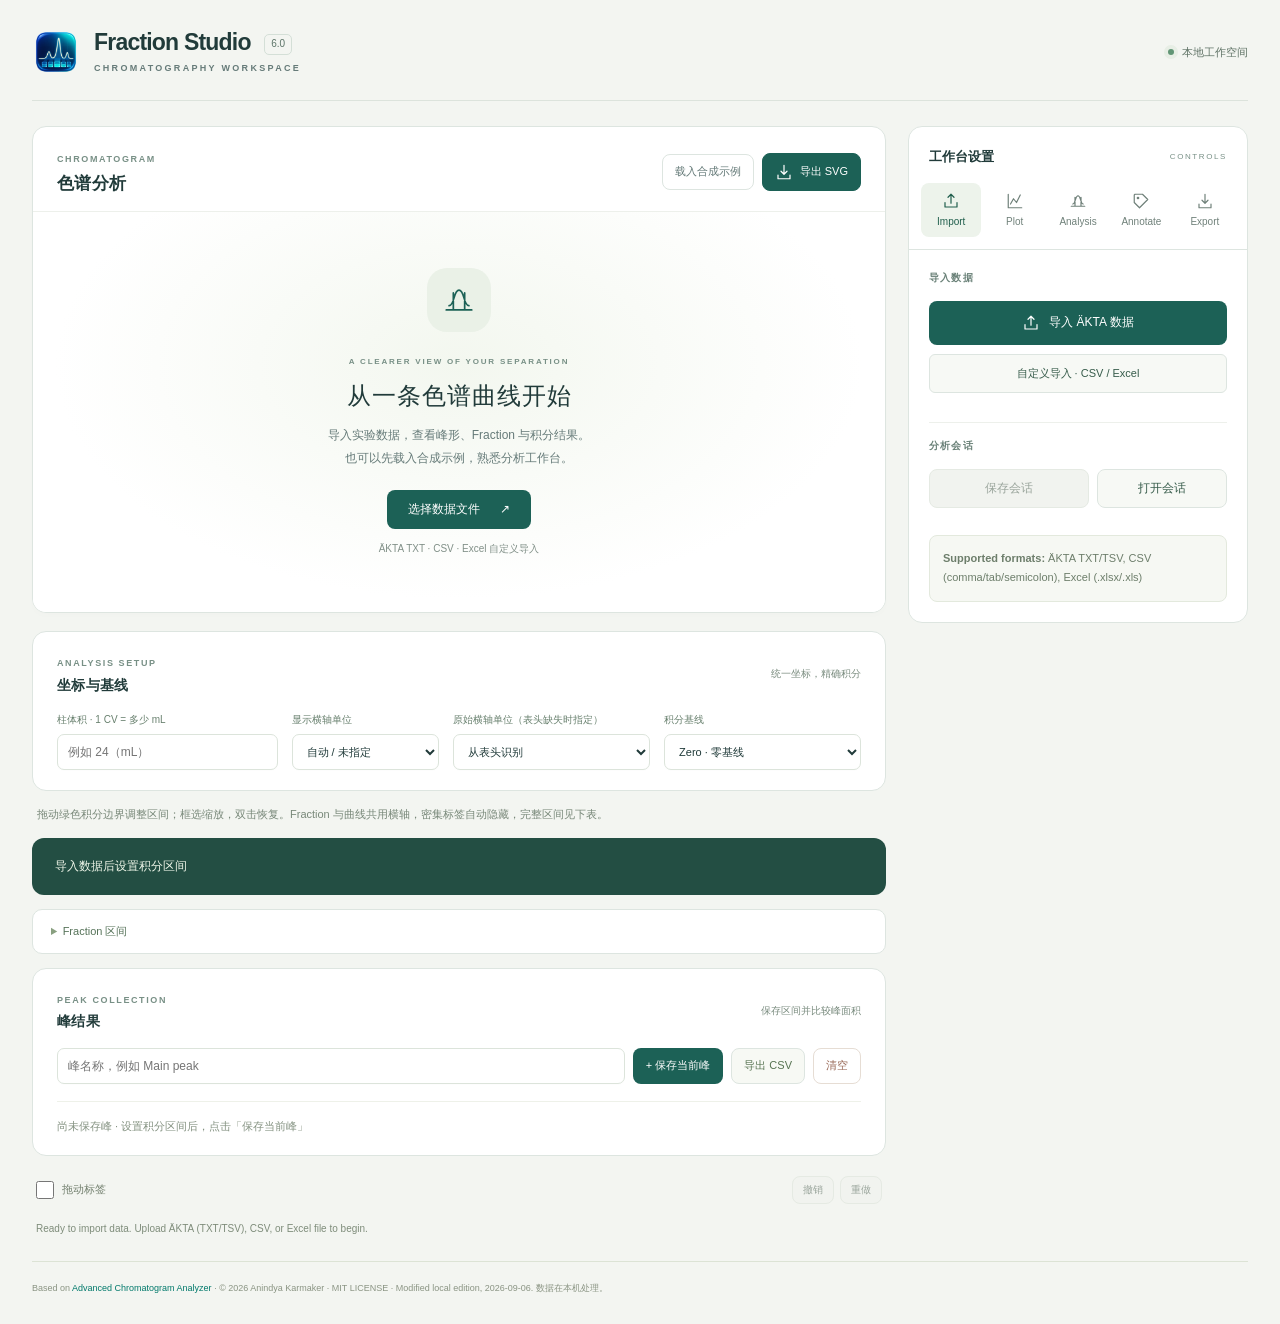
<file: index.html>
<!DOCTYPE html>
<html lang="en">

<head>
    <meta charset="UTF-8">
    <meta name="viewport" content="width=device-width, initial-scale=1.0">

    <title>Fraction Studio · Chromatogram v6</title>
    <meta name="description"
        content="Free browser-based tool to visualize and analyze chromatography data (ÄKTA, HPLC, FPLC). Import UNICORN files, calculate protein concentration, peak area, asymmetry, and HETP without installation.">
    <meta name="keywords"
        content="Chromatogram, ÄKTA, HPLC, FPLC, Protein Purification, Peak Integration, Beer-Lambert Calculator, UNICORN software alternative, Scientific Graphing, Chromatogram tool, Anindya Karmaker, FPLC tool, analyze chromatogram online">
    <meta name="author" content="Anindya Karmaker, McDonald-Nandi Lab">
    <meta name="robots" content="index, follow">
    
    

    

    <script src="vendor/papaparse.min.js"></script>
    <script src="vendor/xlsx.full.min.js"></script>
    <script src="vendor/plotly.min.js"></script>

    <style>
        * {
            margin: 0;
            padding: 0;
            box-sizing: border-box;
        }

        body {
            font-family: Arial, sans-serif;
            background: #f8f9fa;
            padding: 20px;
        }

        .size-bold-row {
            display: flex;
            gap: 5px;
        }

        .size-bold-row input[type="number"] {
            flex: 1;
        }

        .size-bold-row {
            display: flex;
            gap: 8px;
            align-items: center;
        }

        .size-bold-row input[type="number"] {
            flex: 1;
        }

        .bold-toggle-input {
            display: none;
        }

        .bold-btn {
            display: flex;
            align-items: center;
            justify-content: center;
            width: 36px;
            height: 36px;
            border: 1px solid #ced4da;
            border-radius: 4px;
            background-color: #f8f9fa;
            color: #495057;
            font-family: "Times New Roman", serif;
            font-weight: 700;
            font-size: 18px;
            cursor: pointer;
            transition: all 0.2s ease-in-out;
            user-select: none;
        }

        .bold-btn:hover {
            background-color: #e2e6ea;
            border-color: #adb5bd;
        }

        .bold-toggle-input:checked+.bold-btn {
            background-color: #495057;
            color: #fff;
            border-color: #495057;
            box-shadow: inset 0 2px 4px rgba(0, 0, 0, 0.1);
        }

        .container {
            max-width: 1600px;
            margin: 0 auto;
            background: white;
            border-radius: 8px;
            box-shadow: 0 2px 10px rgba(0, 0, 0, 0.1);
            padding: 20px;
        }

        .app-header {
            display: flex;
            flex-direction: column;
            align-items: center;
            text-align: center;
            gap: 20px;
            padding-bottom: 20px;
            margin-bottom: 20px;
            border-bottom: 1px solid #eee;
        }

        .header-left {
            display: flex;
            align-items: center;
            gap: 15px;
        }

        .header-logo {
            height: 60px;
            width: auto;
        }

        .logo-text {
            display: flex;
            flex-direction: column;
            text-align: left;
        }

        .lab-name {
            font-size: 20px;
            font-weight: 600;
            color: #2a6db1;
        }

        .lab-subtext {
            font-size: 14px;
            color: #6c757d;
        }

        .header-right {}

        .app-title {
            font-size: 24px;
            color: #333;
            margin: 0;
            font-weight: 600;
        }

        .app-subtitle {
            font-size: 16px;
            color: #555;
            margin: 5px 0 0 0;
        }

        .main-grid {
            display: grid;
            grid-template-columns: 1fr 320px;
            gap: 20px;
            margin-top: 20px;
        }

        .main-grid>div:first-child {
            display: flex;
            flex-direction: column;
            min-width: 0;
        }

        .chart-container {
            background: white;
            border: 1px solid #ddd;
            border-radius: 4px;
            padding: 15px;
            position: relative;
            width: 100%;
        }

        .controls-panel {
            display: flex;
            flex-direction: column;
            gap: 15px;
            max-height: 90vh;
            overflow-y: auto;
        }

        .control-group {
            background: #f9f9f9;
            border: 1px solid #ddd;
            border-radius: 4px;
            padding: 15px;
        }

        .control-group h3 {
            font-size: 14px;
            color: #555;
            margin-bottom: 10px;
            font-weight: 600;
        }

        button {
            width: 100%;
            padding: 10px;
            background: #00796b;
            color: white;
            border: none;
            border-radius: 4px;
            cursor: pointer;
            font-size: 14px;
            transition: background 0.3s;
            margin-top: 5px;
        }

        button:hover:not(:disabled) {
            background: #004d40;
        }

        button:disabled {
            background: #ccc;
            cursor: not-allowed;
        }

        .file-input-wrapper {
            position: relative;
            overflow: hidden;
            display: inline-block;
            width: 100%;
        }

        .file-input-wrapper input[type=file] {
            position: absolute;
            left: -9999px;
        }

        .checkbox-group {
            display: flex;
            flex-direction: column;
            gap: 8px;
            overflow-y: auto;
            min-height: 300px;
            max-height: 40vh;
            width: 100%;
            min-width: 0;
        }

        .checkbox-item {
            display: flex;
            align-items: center;
            gap: 8px;
            min-width: 0;
            width: 100%;
        }

        .checkbox-item input[type="checkbox"] {
            width: 18px;
            height: 18px;
            flex-shrink: 0;
            cursor: pointer;
        }

        .checkbox-item label {
            cursor: pointer;
            font-size: 14px;
            color: #333;
            min-width: 0;
            flex: 1;
            overflow: hidden;
            text-overflow: ellipsis;
            white-space: nowrap;
        }

        .style-controls {
            display: grid;
            grid-template-columns: auto minmax(0, 1fr) auto;
            gap: 8px;
            margin-top: 5px;
            align-items: center;
            width: 100%;
            min-width: 0;
        }

        .range-control {
            display: flex;
            flex-direction: column;
            gap: 10px;
        }

        .range-item {
            display: flex;
            align-items: center;
            gap: 8px;
        }

        .range-item label {
            font-size: 13px;
            color: #555;
            min-width: 40px;
        }

        input[type="range"] {
            flex: 1;
            cursor: pointer;
        }

        input[type="number"],
        input[type="text"] {
            width: 100%;
            padding: 8px;
            border: 1px solid #ddd;
            border-radius: 4px;
            font-size: 13px;
        }

        select {
            width: 100%;
            padding: 8px;
            border: 1px solid #ddd;
            border-radius: 4px;
            font-size: 14px;
            background: white;
        }

        .status-bar {
            margin-top: 20px;
            padding: 10px;
            background: #e8f4f8;
            border-radius: 4px;
            font-size: 13px;
            color: #555;
        }

        .button-secondary {
            background: #00796b;
        }

        .button-secondary:hover:not(:disabled) {
            background: #004d40;
        }

        .button-success {
            background: #00796b;
        }

        .button-success:hover:not(:disabled) {
            background: #004d40;
        }

        .button-danger {
            background: #dc3545;
        }

        .button-danger:hover:not(:disabled) {
            background: #c82333;
        }

        .integration-info {
            display: flex;
            flex-direction: column;
            gap: 5px;
            margin-top: 10px;
            font-size: 12px;
            color: #666;
            padding: 8px;
            background: #f0f0f0;
            border-radius: 4px;
        }

        .modal {
            display: none;
            position: fixed;
            z-index: 1000;
            left: 0;
            top: 0;
            width: 100%;
            height: 100%;
            background-color: rgba(0, 0, 0, 0.5);
            overflow: auto;
        }

        .modal-content {
            background-color: white;
            margin: 50px auto;
            padding: 30px;
            border-radius: 8px;
            width: 90%;
            max-width: 800px;
            max-height: 80vh;
            overflow-y: auto;
        }

        .modal-content hr {
            margin: 25px 0;
            border: 0;
            border-top: 1px solid #eee;
        }

        .modal-header {
            display: flex;
            justify-content: space-between;
            align-items: center;
            margin-bottom: 20px;
        }

        .modal-header h2 {
            margin: 0;
            color: #333;
        }

        .close {
            font-size: 28px;
            font-weight: bold;
            color: #aaa;
            cursor: pointer;
        }

        .close:hover {
            color: #000;
        }

        .form-group {
            margin-bottom: 15px;
        }

        .form-group label {
            display: block;
            margin-bottom: 5px;
            font-weight: 600;
            color: #555;
        }

        table {
            width: 100%;
            border-collapse: collapse;
            margin: 15px 0;
            font-size: 13px;
        }

        th,
        td {
            padding: 10px;
            text-align: left;
            border: 1px solid #ddd;
        }

        th {
            background: #f5f5f5;
            font-weight: 600;
        }

        .table-container {
            max-height: 300px;
            overflow: auto;
            border: 1px solid #ddd;
            border-radius: 4px;
        }

        .button-group {
            display: flex;
            gap: 10px;
        }

        .button-group button {
            flex: 1;
        }

        .color-picker {
            width: 50px;
            height: 35px;
            border: 1px solid #ddd;
            border-radius: 4px;
            cursor: pointer;
        }

        .fraction-item {
            display: flex;
            justify-content: space-between;
            align-items: center;
            padding: 8px;
            background: white;
            border: 1px solid #ddd;
            border-radius: 4px;
            margin-bottom: 5px;
        }

        .fraction-item button {
            width: auto;
            padding: 5px 10px;
            font-size: 12px;
            margin-top: 0;
        }

        .fraction-style-controls {
            grid-template-columns: auto 1fr auto;
        }

        @media (max-width: 900px) {
            .main-grid {
                grid-template-columns: 1fr;
            }

            .main-grid>div:first-child {
                overflow-x: auto;
            }

            .chart-container {
                min-width: 1000px;
                min-height: 400px;
            }

            .status-bar {
                min-width: 1000px;
                margin-bottom: 15px;
            }
        }

        footer {
            text-align: center;
            color: #6c757d;
            margin-top: 40px;
            padding-top: 20px;
            font-size: 0.85rem;
            border-top: 1px solid #ddd;
        }

        footer p {
            margin-bottom: 0.5rem;
        }

        footer a {
            color: #00796b;
            text-decoration: none;
        }

        footer a:hover {
            text-decoration: underline;
        }

        @media (min-width: 900px) {
            .app-header {
                flex-direction: row;
                justify-content: space-between;
                text-align: left;
            }

            .header-right {
                text-align: right;
            }

            .app-title {
                font-size: 28px;
            }
        }

        /* ─── TABBED CONTROLS PANEL ─── */
        .controls-panel {
            display: flex;
            flex-direction: column;
            gap: 0;
            max-height: 90vh;
            border: 1px solid #ddd;
            border-radius: 8px;
            overflow: hidden;
            background: #fff;
            box-shadow: 0 1px 4px rgba(0,0,0,0.07);
        }

        /* Tab navigation bar */
        .tab-nav {
            display: flex;
            background: #f0f4f8;
            border-bottom: 2px solid #d1dce8;
            flex-shrink: 0;
        }

        .tab-btn {
            flex: 1;
            display: flex;
            flex-direction: column;
            align-items: center;
            justify-content: center;
            padding: 8px 4px 7px;
            background: transparent;
            color: #5a6a7a;
            border: none;
            border-bottom: 3px solid transparent;
            border-radius: 0;
            margin-top: 0;
            margin-bottom: -2px;
            cursor: pointer;
            font-size: 11px;
            font-weight: 600;
            transition: background 0.15s, color 0.15s, border-color 0.15s;
            min-width: 0;
            line-height: 1.2;
        }

        .tab-btn:hover:not(:disabled) {
            background: #e4eaf2;
            color: #1a3a5c;
        }

        .tab-btn.active {
            background: #fff;
            color: #00796b;
            border-bottom: 3px solid #00796b;
        }

        .tab-icon {
            font-size: 16px;
            line-height: 1;
            margin-bottom: 2px;
        }

        .tab-label {
            font-size: 10.5px;
            white-space: nowrap;
        }

        /* Tab content areas */
        .tab-content {
            display: none;
            flex-direction: column;
            padding: 14px 14px 18px;
            overflow-y: auto;
            flex: 1;
        }

        .tab-content.active {
            display: flex;
        }

        /* Section sub-labels within tabs */
        .tab-section-label {
            font-size: 11px;
            font-weight: 700;
            text-transform: uppercase;
            letter-spacing: 0.06em;
            color: #8a9bb0;
            margin-bottom: 7px;
            padding-bottom: 4px;
            border-bottom: 1px solid #eef0f3;
        }

        /* Import-tab specific */
        .btn-import {
            width: 100%;
            background: #00796b;
            color: white;
            border: none;
            border-radius: 6px;
            padding: 10px;
            font-size: 14px;
            cursor: pointer;
            margin-bottom: 6px;
            transition: background 0.2s;
        }
        .btn-import:hover { background: #004d40; }

        .btn-import-secondary {
            width: 100%;
            background: #e8f5e9;
            color: #2e7d32;
            border: 1px solid #a5d6a7;
            border-radius: 6px;
            padding: 9px;
            font-size: 13px;
            cursor: pointer;
            margin-bottom: 4px;
            transition: background 0.2s;
        }
        .btn-import-secondary:hover { background: #c8e6c9; }

        .button-grid-2 {
            display: flex;
            gap: 8px;
            margin-bottom: 4px;
        }
        .button-grid-2 button { flex: 1; margin-top: 0; }

        .import-hint {
            margin-top: 14px;
            padding: 10px 12px;
            background: #f0f7ff;
            border: 1px solid #bdd7f5;
            border-radius: 6px;
            font-size: 11.5px;
            color: #3a5f8a;
            line-height: 1.5;
        }

        /* Result rows in Analysis tab */
        .result-row {
            display: flex;
            justify-content: space-between;
            align-items: baseline;
            font-size: 12px;
            padding: 2px 0;
        }
        .result-label { color: #666; font-weight: 600; }
        .result-value { color: #222; font-weight: 500; }
        .result-divider {
            border-top: 1px solid #ddd;
            margin-top: 4px;
            padding-top: 4px;
        }

        /* Annotate tab tip */
        .annotate-tip {
            margin-top: 18px;
            padding: 10px 12px;
            background: #fffde7;
            border: 1px solid #ffe082;
            border-radius: 6px;
            font-size: 11.5px;
            color: #6d4c00;
            line-height: 1.5;
        }

        /* Export tab tip */
        .export-tip {
            margin-top: 16px;
            padding: 10px 12px;
            background: #f3f0ff;
            border: 1px solid #c5b8f5;
            border-radius: 6px;
            font-size: 11.5px;
            color: #4a3880;
            line-height: 1.6;
        }

        /* Override default button margin inside tabs */
        .tab-content button {
            margin-top: 0;
        }
        .tab-content button + button {
            margin-top: 6px;
        }
        .tab-content .button-group button {
            margin-top: 0;
        }

        /* Scrollbar styling for tab content */
        .tab-content::-webkit-scrollbar { width: 5px; }
        .tab-content::-webkit-scrollbar-track { background: transparent; }
        .tab-content::-webkit-scrollbar-thumb { background: #ccc; border-radius: 3px; }
        .tab-content::-webkit-scrollbar-thumb:hover { background: #aaa; }
    </style>
<link rel="icon" href="icon.png"><link rel="stylesheet" href="studio.css"><script src="core.js"></script></head>

<body>
    <div class="container">
        <div class="app-header">
            <div class="header">
                <h1 class="app-title">Fraction Studio <small>v6 · local edition</small></h1>
                <h2 style="display:none;">Free online tool for ÄKTA file visualization, peak integration, and protein
                    concentration calculation.</h2>
                <p class="app-subtitle">ÄKTA / SEC · 同步 Fraction 轨道 · 精确峰积分</p>
            </div>
            <div class="header-right">
                <img src="icon.png" alt="Fraction Studio" class="header-logo">
            </div>
        </div>

        <div class="main-grid">
            <div>
                <div class="chart-container">
                    <div id="plotlyChart"></div>
                </div>

                <div style="display: flex; justify-content: space-between; align-items: center; margin-top: 15px; background: linear-gradient(135deg, #fff3e0, #ffe0b2); padding: 10px 15px; border-radius: 6px; border: 1px solid #ffb74d;">
                    <div class="checkbox-item" style="margin-bottom: 0;">
                        <input type="checkbox" id="editModeCheck" onchange="toggleEditMode()">
                        <label for="editModeCheck" style="font-weight: bold; color: #e65100; font-size: 14px;">✏️ Drag Labels Mode</label>
                        <span id="editModeHint" style="font-size: 12px; color: #bf360c; margin-left: 10px; display: none;">
                            <strong>Click</strong> labels to edit • <strong>Drag</strong> legend/labels
                        </span>
                    </div>

                    <div id="undoRedoContainer" style="display: flex; gap: 10px;">
                        <button onclick="undoEdit()" id="undoBtn" class="button-secondary" style="margin: 0; padding: 6px 15px; width: auto; font-size: 13px;" disabled>
                            ↩️ Undo
                        </button>
                        <button onclick="redoEdit()" id="redoBtn" class="button-secondary" style="margin: 0; padding: 6px 15px; width: auto; font-size: 13px;" disabled>
                            ↪️ Redo
                        </button>
                    </div>
                </div>

                <div class="status-bar" id="statusBar">
                    Ready to import data. Upload ÄKTA (TXT/TSV), CSV, or Excel file to begin.
                </div>
            </div>

            <!-- TABBED CONTROLS PANEL -->
            <div class="controls-panel">
                <!-- Tab Navigation Bar -->
                <div class="tab-nav" role="tablist" aria-label="Control Panel Tabs">
                    <button class="tab-btn active" onclick="switchTab('import', this)" role="tab" aria-selected="true" title="Data Import">
                        <span class="tab-icon">📂</span>
                        <span class="tab-label">Import</span>
                    </button>
                    <button class="tab-btn" onclick="switchTab('plot', this)" role="tab" aria-selected="false" title="Plot Selection &amp; Styling">
                        <span class="tab-icon">📊</span>
                        <span class="tab-label">Plot</span>
                    </button>
                    <button class="tab-btn" onclick="switchTab('analysis', this)" role="tab" aria-selected="false" title="Integration &amp; Analysis">
                        <span class="tab-icon">🔬</span>
                        <span class="tab-label">Analysis</span>
                    </button>
                    <button class="tab-btn" onclick="switchTab('annotate', this)" role="tab" aria-selected="false" title="Fractions &amp; Regions">
                        <span class="tab-icon">🏷️</span>
                        <span class="tab-label">Annotate</span>
                    </button>
                    <button class="tab-btn" onclick="switchTab('export', this)" role="tab" aria-selected="false" title="Export &amp; Actions">
                        <span class="tab-icon">💾</span>
                        <span class="tab-label">Export</span>
                    </button>
                </div>

                <!-- ─── TAB 1: Import ─── -->
                <div class="tab-content active" id="tab-import">
                    <div class="tab-section-label">Open Data File</div>
                    <div class="file-input-wrapper">
                        <button onclick="document.getElementById('fileInput').click()" class="btn-import">
                            📁 Open ÄKTA File (TXT/CSV)
                        </button>
                        <input type="file" id="fileInput" accept=".txt,.csv">
                    </div>
                    <button onclick="openCustomImport()" title="Import specific columns from CSV/Excel files" class="btn-import-secondary">
                        ⚙️ Custom Import (CSV/Excel)
                    </button>

                    <div class="tab-section-label" style="margin-top: 14px;">Session</div>
                    <div class="button-grid-2">
                        <button onclick="saveSession()" id="saveSessionBtn" class="button-success" disabled
                            title="Save current session to JSON file">
                            💾 Save
                        </button>
                        <div class="file-input-wrapper" style="flex:1;">
                            <button onclick="document.getElementById('loadSessionInput').click()" class="button-success"
                                title="Load previously saved session" style="width:100%;">
                                📂 Load
                            </button>
                            <input type="file" id="loadSessionInput" accept=".json" onchange="loadSession(event)"
                                style="display: none;">
                        </div>
                    </div>

                    <div class="import-hint">
                        <strong>Supported formats:</strong> ÄKTA TXT/TSV, CSV (comma/tab/semicolon), Excel (.xlsx/.xls)
                    </div>
                </div>

                <!-- ─── TAB 2: Plot ─── -->
                <div class="tab-content" id="tab-plot">
                    <div class="tab-section-label">Data Series</div>
                    <div class="checkbox-group" id="plotCheckboxes">
                        <p style="color: #999; font-size: 13px;">Load data to see variables</p>
                    </div>

                    <div class="tab-section-label" style="margin-top: 14px;">Fractions on Plot</div>
                    <div class="checkbox-item" style="margin-bottom: 6px;">
                        <input type="checkbox" id="showFractionsCheck" disabled onchange="plotGraph()">
                        <label for="showFractionsCheck" style="font-weight: 600; font-size: 13px;">Show Fractions</label>
                    </div>
                    <div class="style-controls fraction-style-controls">
                        <input type="color" id="fractionLineColorInput" class="color-picker" title="Fraction Line Color"
                            onchange="applyFractionRegionStyles()">
                        <select id="fractionLineStyleSelect" onchange="applyFractionRegionStyles()"></select>
                        <input type="number" id="fractionLineThicknessInput" min="0.5" step="0.5"
                            title="Fraction Line Thickness (px)" style="width: 65px;"
                            onchange="applyFractionRegionStyles()">
                    </div>

                    <div class="tab-section-label" style="margin-top: 14px;">Regions on Plot</div>
                    <div class="checkbox-item" style="margin-bottom: 6px;">
                        <input type="checkbox" id="showRegionsCheck" disabled onchange="plotGraph()" checked>
                        <label for="showRegionsCheck" style="font-weight: 600; font-size: 13px;">Show Regions</label>
                    </div>

                    <div class="tab-section-label" style="margin-top: 14px;">X-Axis Range</div>
                    <div style="background: #f8f9fa; padding: 10px; border: 1px solid #e9ecef; border-radius: 6px; margin-bottom: 4px;">
                        <div class="range-control" style="gap: 8px; margin-bottom: 10px;">
                            <div class="range-item" style="flex: 1;">
                                <label for="xAxisStart" style="font-size: 12px;">Start:</label>
                                <input type="number" id="xAxisStart" step="1" disabled style="width: 100%;">
                            </div>
                            <div class="range-item" style="flex: 1;">
                                <label for="xAxisEnd" style="font-size: 12px;">End:</label>
                                <input type="number" id="xAxisEnd" step="1" disabled style="width: 100%;">
                            </div>
                        </div>
                        <button onclick="resetXAxis()" class="button-secondary" style="margin-top: 0;">↺ Reset Scale</button>
                    </div>

                    <button onclick="plotGraph()" id="plotBtn" disabled style="margin-top: 4px;">
                        📊 Update Plot
                    </button>
                </div>

                <!-- ─── TAB 3: Analysis ─── -->
                <div class="tab-content" id="tab-analysis">
                    <div class="tab-section-label">Column Parameters</div>
                    <div class="range-item" style="margin-bottom: 10px;">
                        <label for="colLength" style="font-size: 13px; color: #555; min-width: 130px;">Column length (mm):</label>
                        <input type="number" id="colLength" value="20" step="1">
                    </div>

                    <div class="tab-section-label" style="margin-top: 6px;">Integration Range</div>
                    <div style="margin-bottom: 8px;">
                        <label style="font-size: 13px; color: #555;">Primary Variable:</label>
                        <select id="primaryVarSelect" disabled>
                            <option value="">Select variable...</option>
                        </select>
                    </div>
                    <div style="margin-bottom: 8px; display: flex; align-items: center; gap: 5px;">
                        <input type="checkbox" id="useBaselineCutCheck" onchange="updateIntegration(); plotGraph();" disabled>
                        <label for="useBaselineCutCheck" style="cursor: pointer; font-size: 13px;">UV-Baseline Corrected</label>
                    </div>
                    <div style="margin-bottom: 8px;">
                        <label style="font-size: 12px; color: #555;">Manual Baseline (mAU):</label>
                        <input type="number" id="manualBaselineInput" value="0" step="0.1"
                            onchange="updateIntegration(); plotGraph();" disabled
                            style="width: 100%; padding: 5px; border: 1px solid #ced4da; border-radius: 4px;">
                    </div>
                    <div class="range-control" style="margin-bottom: 6px;">
                        <div class="range-item">
                            <label>Start (mL):</label>
                            <input type="number" id="integStartValue" value="0" step="0.1" disabled>
                        </div>
                        <div class="range-item">
                            <label>End (mL):</label>
                            <input type="number" id="integEndValue" value="0" step="0.1" disabled>
                        </div>
                    </div>
                    <div style="margin-bottom: 6px; display: flex; flex-direction: column; gap: 4px;">
                        <label style="font-size: 13px; cursor: pointer; display: flex; align-items: center; gap: 6px;">
                            <input type="checkbox" id="showIntegrationLinesCheck" disabled onchange="plotGraph()">
                            Show Integration Lines
                        </label>
                        <label style="font-size: 13px; cursor: pointer; display: flex; align-items: center; gap: 6px;">
                            <input type="checkbox" id="snapToFractionsIntegCheck" disabled>
                            Snap to Fractions
                        </label>
                        <div style="display: flex; justify-content: space-between; align-items: center;">
                            <label style="font-size: 13px; cursor: pointer; display: flex; align-items: center; gap: 6px;">
                                <input type="checkbox" id="showIntegRegionCheck" disabled onchange="plotGraph()">
                                Show Region
                            </label>
                            <div style="display: flex; align-items: center; gap: 5px;">
                                <label style="font-size: 12px;">Color:</label>
                                <input type="color" id="integFillColor" value="#cccccc"
                                    style="width: 40px; height: 25px; border: 1px solid #ddd; padding: 0;"
                                    onchange="plotGraph()" title="Region Fill Color">
                            </div>
                        </div>
                    </div>

                    <div class="tab-section-label" style="margin-top: 10px;">Results</div>
                    <div class="integration-info" id="integrationInfo">
                        <div class="result-row"><span class="result-label">Asymmetry (As):</span> <span id="integAsymmetryVal" class="result-value">-</span></div>
                        <div class="result-row"><span class="result-label">HETP:</span> <span id="integHETPVal" class="result-value">-</span></div>
                        <div id="concWarning"
                            style="color: #dc3545; font-size: 12px; display: none; margin: 4px 0; padding: 5px; background: #ffe6e6; border-radius: 4px;">
                            ⚠️ Concentration calculation requires UV data.
                        </div>
                        <div class="result-row result-divider"><span class="result-label">Area:</span> <span id="integAreaVal" class="result-value">-</span></div>
                        <div class="result-row"><span class="result-label">Volume:</span> <span id="integVolumeVal" class="result-value">-</span></div>
                        <div class="result-row"><span class="result-label">Range:</span> <span id="integRangeVal" class="result-value">-</span></div>
                        <div class="result-row"><span class="result-label">Amount:</span> <span id="integAmountVal" class="result-value">-</span></div>
                        <div class="result-row"><span class="result-label">Conc.:</span> <span id="integConcVal" class="result-value">-</span></div>
                    </div>
                    <button onclick="openConcentrationCalculator()" id="calcBtn" disabled class="button-success" style="margin-top: 8px;">
                        🧪 Calculate Concentration
                    </button>

                    <div class="tab-section-label" style="margin-top: 14px;">Peak Detection</div>
                    <div style="display: grid; grid-template-columns: 1fr 1fr; gap: 8px; margin-bottom: 8px;">
                        <div class="form-group" style="margin:0">
                            <label style="font-size: 11px;">Min Height (mAU):</label>
                            <input type="number" id="peakMinHeight" value="10" step="1">
                        </div>
                        <div class="form-group" style="margin:0">
                            <label style="font-size: 11px;">Min Distance (mL):</label>
                            <input type="number" id="peakMinDist" value="5" step="1"
                                title="Minimum distance between peaks to avoid noise">
                        </div>
                    </div>
                    <div class="button-group">
                        <button onclick="autoDetectPeaks()" class="button-secondary" id="detectBtn" disabled>
                            📍 Show Peaks
                        </button>
                        <button onclick="clearPeaks()" class="button-danger" id="clearPeaksBtn" disabled>
                            ✕ Clear
                        </button>
                    </div>
                </div>

                <!-- ─── TAB 4: Annotate ─── -->
                <div class="tab-content" id="tab-annotate">
                    <div class="tab-section-label">Fractions</div>
                    <p style="font-size: 12px; color: #666; margin-bottom: 8px;">Define and manage elution fraction markers on the plot.</p>
                    <button onclick="openFractionManager()" id="fractionBtn" disabled>
                        📋 Manage Fractions
                    </button>

                    <div class="tab-section-label" style="margin-top: 18px;">Label Regions</div>
                    <p style="font-size: 12px; color: #666; margin-bottom: 8px;">Add colored shaded regions with labels (e.g., Wash, Elution).</p>
                    <button onclick="openRegionManager()" id="regionBtn" disabled>
                        🎨 Manage Regions
                    </button>

                    <div class="annotate-tip">
                        💡 <strong>Tip:</strong> Enable <em>Edit Mode</em> on the Plot tab to drag labels and the legend directly on the chart.
                    </div>
                </div>

                <!-- ─── TAB 5: Export ─── -->
                <div class="tab-content" id="tab-export">
                    <div class="tab-section-label">Save Image</div>
                    <button onclick="openSaveImageModal()" id="saveBtn" disabled>
                        💾 Save as PNG
                    </button>
                    <button onclick="copyToClipboard()" id="copyBtn" disabled class="button-secondary" style="margin-top: 6px;">
                        📋 Copy to Clipboard
                    </button>

                    <div class="tab-section-label" style="margin-top: 18px;">Chart Appearance</div>
                    <button onclick="openFontSettings()" id="fontBtn" disabled class="button-secondary">
                        ⚙️ Font &amp; Style Settings
                    </button>

                    <div class="export-tip">
                        <strong>PNG Export Tips:</strong><br>
                        • Use <em>Print Quality (4×)</em> for publications<br>
                        • Use <em>Ultra High (6×)</em> for poster figures<br>
                        • Copy to Clipboard for quick pasting into documents
                    </div>
                </div>
            </div><!-- end .controls-panel -->
        </div>
    </div>

    <div id="baselineModal" class="modal">
        <div class="modal-content" style="max-width: 500px;">
            <div class="modal-header">
                <h2>Negative UV Values Detected</h2>
                <!-- No close button here, user must choose an option -->
            </div>
            <div style="padding: 10px 0;">
                <p>The imported file contains negative UV values (Minimum: <span id="minUVDisplay"
                        style="font-weight:bold; color:#dc3545;"></span> mAU).</p>
                <p style="margin-top: 10px; color: #555;">Do you want to shift the baseline to zero?</p>
                <p style="font-size: 12px; color: #777;">This will add <strong><span id="offsetDisplay"></span></strong>
                    to all UV and UV-Baseline Corrected values.</p>
            </div>

            <div class="button-group" style="margin-top: 20px;">
                <button onclick="handleBaselineCorrection(true)" class="button-success">Yes, Zero Baseline</button>
                <button onclick="handleBaselineCorrection(false)" class="button-secondary">No, Keep
                    Original</button>
            </div>
        </div>
    </div>

    <!-- Custom Import Modal -->
    <div id="customImportModal" class="modal">
        <div class="modal-content">
            <div class="modal-header">
                <h2>Custom Data Import</h2>
                <span class="close" onclick="closeModal('customImportModal')">&times;</span>
            </div>

            <div class="form-group">
                <label>Select File:</label>
                <input type="file" id="customFileInput" accept=".csv,.xlsx,.xls">
            </div>

            <div class="form-group">
                <label>Delimiter (for CSV):</label>
                <select id="delimiterSelect">
                    <option value=",">Comma (,)</option>
                    <option value="\t">Tab</option>
                    <option value=";">Semicolon (;)</option>
                    <option value=" ">Space</option>
                </select>
            </div>

            <div class="form-group">
                <label>Header Row Number:</label>
                <input type="number" id="headerRowInput" value="0" min="0">
            </div>

            <button onclick="previewCustomFile()" class="button-secondary">Preview Data</button>

            <div class="table-container" id="previewTableContainer" style="display: none; margin-top: 15px;">
                <table id="previewTable"></table>
            </div>

            <div id="columnMappingSection" style="display: none; margin-top: 20px;">
                <h3>Map Columns to Variables</h3>
                <div id="columnMappings"></div>
            </div>

            <div class="button-group" style="margin-top: 20px;">
                <button onclick="importCustomData()" id="importCustomBtn" disabled
                    class="button-success">Import</button>
                <button onclick="closeModal('customImportModal')" class="button-secondary">Cancel</button>
            </div>
        </div>
    </div>

    <!-- Concentration Calculator Modal -->
    <div id="concentrationModal" class="modal">
        <div class="modal-content">
            <div class="modal-header">
                <h2>Protein Concentration Calculator</h2>
                <span class="close" onclick="closeModal('concentrationModal')">&times;</span>
            </div>

            <div style="background: #f0f0f0; padding: 15px; border-radius: 4px; margin-bottom: 20px;">
                <h3 style="margin-bottom: 10px;">Integration Results</h3>
                <div id="calcIntegrationResults"></div>
            </div>

            <h3 style="margin-bottom: 10px;">Beer-Lambert Law Parameters</h3>

            <div class="form-group">
                <label>Molar Extinction Coefficient (M⁻¹cm⁻¹):</label>
                <input type="number" id="extCoeffInput" value="1.0" step="0.01" oninput="calculateConcentration()">
            </div>

            <div class="form-group">
                <label for="pathLengthInput">Path Length (cm):</label>
                <input type="number" id="pathLengthInput" value="0.2" step="0.1" oninput="calculateConcentration()">
                <small class="form-text text-muted">Hint: Default for ÄKTA U9-L flow cell is 2 mm (0.2 cm).</small>
            </div>

            <div class="form-group">
                <label>Molecular Weight (g/mol):</label>
                <input type="number" id="molecularWeightInput" value="1000" step="1" oninput="calculateConcentration()">
            </div>

            <div style="background: #d4edda; padding: 15px; border-radius: 4px; margin-top: 20px;">
                <h3 style="margin-bottom: 10px;">Results</h3>

                <div style="margin-bottom: 15px;">
                    <label style="display:block; font-weight:600; margin-bottom:5px; color:#155724;">Total
                        Amount:</label>
                    <div style="display: flex; align-items: center; gap: 10px;">
                        <span style="font-size: 24px; font-weight: bold; color: #155724;"
                            id="calculatedAmount">0.000</span>
                        <select id="amountUnitSelect" onchange="updateConcentrationDisplay()"
                            style="padding: 5px; border-radius: 4px; border: 1px solid #ccc;">
                            <option value="g">g</option>
                            <option value="mg" selected>mg</option>
                            <option value="ug">µg</option>
                            <option value="ng">ng</option>
                            <option value="mol">mol</option>
                            <option value="mmol">mmol</option>
                            <option value="umol">µmol</option>
                            <option value="nmol">nmol</option>
                        </select>
                    </div>
                </div>

                <div>
                    <label style="display:block; font-weight:600; margin-bottom:5px; color:#155724;">Average
                        Concentration:</label>
                    <div style="display: flex; align-items: center; gap: 10px;">
                        <span style="font-size: 24px; font-weight: bold; color: #155724;" id="calculatedCx">0.000</span>
                        <select id="concUnitSelect" onchange="updateConcentrationDisplay()"
                            style="padding: 5px; border-radius: 4px; border: 1px solid #ccc;">
                            <option value="mg_ml" selected>mg/mL</option>
                            <option value="ug_ml">µg/mL</option>
                            <option value="ng_ml">ng/mL</option>
                            <option value="M">M</option>
                            <option value="mM">mM</option>
                            <option value="uM">µM</option>
                            <option value="nM">nM</option>
                        </select>
                    </div>
                </div>
            </div>

            <button onclick="closeModal('concentrationModal')" style="margin-top: 20px;">Close</button>
        </div>
    </div>

    <!-- Fraction Manager Modal -->
    <div id="fractionModal" class="modal">
        <div class="modal-content">
            <div class="modal-header">
                <h2>Fraction Manager</h2>
                <span class="close" onclick="closeModal('fractionModal')">&times;</span>
            </div>

            <div style="margin-bottom: 20px;">
                <h3 style="margin-bottom: 10px;">Add New Fraction</h3>
                <div style="display: grid; grid-template-columns: 1fr 1fr auto; gap: 10px;">
                    <input type="number" id="newFractionPos" placeholder="Position (mL)" step="0.1">
                    <input type="text" id="newFractionLabel" placeholder="Label">
                    <button onclick="addFraction()" class="button-success">Add</button>
                </div>
            </div>

            <h3 style="margin-bottom: 10px;">Existing Fractions</h3>
            <div id="fractionList" style="max-height: 400px; overflow-y: auto;">
                <p style="color: #999;">No fractions defined</p>
            </div>

            <div class="button-group" style="margin-top: 20px;">
                <button onclick="saveFractions()" class="button-success">Save Changes</button>
                <button onclick="closeModal('fractionModal')" class="button-secondary">Close</button>
            </div>
        </div>
    </div>

    <div id="regionModal" class="modal">
        <div class="modal-content">
            <div class="modal-header">
                <h2>Region Manager</h2>
                <span class="close" onclick="closeModal('regionModal')">&times;</span>
            </div>

            <div style="margin-bottom: 20px;">
                <h3 style="margin-bottom: 10px;">Add New Region</h3>
                <div style="display: grid; grid-template-columns: 1fr 1fr 2fr 80px auto; gap: 10px; align-items: end;">
                    <input type="number" id="newRegionStart" placeholder="Start (mL)" step="0.1">
                    <input type="number" id="newRegionEnd" placeholder="End (mL)" step="0.1">
                    <input type="text" id="newRegionLabel" placeholder="Label (e.g., Wash)">
                    <input type="color" id="newRegionColor" class="form-control" value="#cccccc"
                        title="Choose region color">
                    <button onclick="addRegion()" class="button-success">Add</button>
                </div>
            </div>

            <h3 style="margin-bottom: 10px;">Existing Regions</h3>
            <div id="regionList" style="max-height: 300px; overflow-y: auto;">
                <p style="color: #999;">No regions defined</p>
            </div>

            <div class="button-group" style="margin-top: 20px;">
                <button onclick="saveRegions()" class="button-success">Save & Close</button>
            </div>
        </div>
    </div>

    <!-- Annotation Edit Modal -->
    <div id="annotationEditModal" class="modal">
        <div class="modal-content" style="max-width: 450px;">
            <div class="modal-header"
                style="background: linear-gradient(135deg, #fff3e0, #ffe0b2); border-bottom: 2px solid #ffb74d;">
                <h2 style="color: #e65100;">✏️ Edit Label</h2>
                <span class="close" onclick="closeAnnotationEditModal()">&times;</span>
            </div>

            <div style="padding: 15px 0;">
                <div class="form-group">
                    <label for="annotationTextInput" style="font-weight: bold;">Label Text:</label>
                    <input type="text" id="annotationTextInput" style="font-size: 14px; padding: 10px;"
                        oninput="updateAnnotationPreview()">
                </div>

                <div id="positionInputsContainer"
                    style="display: grid; grid-template-columns: 1fr 1fr; gap: 15px; margin-top: 15px;">
                    <div class="form-group" style="margin: 0;">
                        <label for="annotationXInput">X Position (mL):</label>
                        <input type="number" id="annotationXInput" step="0.01">
                    </div>
                    <div class="form-group" style="margin: 0;">
                        <label for="annotationYInput">Y Position:</label>
                        <input type="number" id="annotationYInput" step="0.01">
                    </div>
                </div>

                <div style="display: grid; grid-template-columns: 1fr 1fr; gap: 15px; margin-top: 15px;">
                    <div class="form-group" style="margin: 0;">
                        <label for="annotationFontSizeInput">Font Size (px):</label>
                        <input type="number" id="annotationFontSizeInput" min="6" max="36" step="1"
                            oninput="updateAnnotationPreview()">
                    </div>
                    <div class="form-group" style="margin: 0;">
                        <label for="annotationBoldCheck"
                            style="display: flex; align-items: center; gap: 8px; margin-top: 22px;">
                            <input type="checkbox" id="annotationBoldCheck" style="width: auto;"
                                onchange="updateAnnotationPreview()">
                            <span>Bold Text</span>
                        </label>
                    </div>
                </div>

                <div id="annotationPreview"
                    style="margin-top: 15px; padding: 12px; background: #f5f5f5; border-radius: 6px; text-align: center; border: 1px dashed #ccc;">
                    <span style="color: #666; font-size: 12px;">Preview:</span>
                    <div id="annotationPreviewText" style="margin-top: 5px; font-size: 14px;">Label</div>
                </div>
            </div>

            <div class="button-group" style="margin-top: 15px;">
                <button onclick="applyAnnotationEdit()" class="button-success">✓ Apply Changes</button>
                <button onclick="deleteAnnotation()" class="button-danger" style="margin-left: 10px;">🗑️
                    Delete</button>
                <button onclick="closeAnnotationEditModal()" class="button-secondary">Cancel</button>
            </div>
        </div>
    </div>

    <div id="saveImageModal" class="modal">
        <div class="modal-content" style="max-width: 450px;">
            <div class="modal-header">
                <h2>Save Image Options</h2>
                <span class="close" onclick="closeModal('saveImageModal')">&times;</span>
            </div>

            <div class="form-group" style="margin-bottom: 20px;">
                <label for="imageScaleSelect">Resolution / DPI:</label>
                <select id="imageScaleSelect" class="form-select" onchange="updateSaveImageDimensions()">
                    <option value="1">Screen Resolution (1x)</option>
                    <option value="2">High Quality (2x)</option>
                    <option value="4" selected>Print Quality (4x)</option>
                    <option value="6">Ultra High Quality (6x)</option>
                </select>
                <small style="color: #666; display: block; margin-top: 5px;">
                    Higher scaling factors produce larger, sharper images suitable for publications and printing.
                </small>
            </div>

            <div
                style="background: #f8f9fa; padding: 10px; border-radius: 4px; margin-bottom: 20px; text-align: center; border: 1px solid #dee2e6;">
                <strong>Output Dimensions:</strong>
                <div id="imageDimensionsDisplay" style="font-size: 1.2em; color: #007bff; margin-top: 5px;">- x - px
                </div>
            </div>

            <div class="button-group">
                <button onclick="saveImage()" class="button-success" style="width: 100%;">Download PNG</button>
            </div>
        </div>
    </div>
    <!-- END: New Save Image Modal -->

    <!-- START: New Font Settings Modal -->
    <div id="fontSettingsModal" class="modal">
        <div class="modal-content" style="max-width: 600px;">
            <div class="modal-header">
                <h2>Font & Style Settings</h2>
                <span class="close" onclick="closeModal('fontSettingsModal')">&times;</span>
            </div>
            <div class="form-group">
                <label>Chart Title:</label>
                <input type="text" id="chartTitleInput" class="form-control">
            </div>
            <div class="form-group">
                <label>Global Font Family:</label>
                <select id="fontFamilySelect" class="form-select">
                    <option value="Arial, sans-serif">Arial</option>
                    <option value="'Times New Roman', Times, serif">Times New Roman</option>
                    <option value="'Courier New', Courier, monospace">Courier New</option>
                    <option value="Verdana, sans-serif">Verdana</option>
                </select>
            </div>
            <hr>
            <div class="row g-3">
                <div class="col-md-6 form-group">
                    <label>Global Font Size (px):</label>
                    <input type="number" id="globalFontSize" class="form-control"
                        oninput="updateAllFontSizes(this.value)">
                </div>
            </div>
            <div class="row g-3">
                <div class="col-md-3 form-group">
                    <label>Chart Title (px):</label>
                    <div class="size-bold-row">
                        <input type="number" id="titleFontSize" class="form-control">
                        <label class="bold-check-wrapper" title="Bold Chart Title">
                            <input type="checkbox" id="titleBoldCheck"> B
                        </label>
                    </div>
                </div>
                <div class="col-md-3 form-group">
                    <label>Axis Title (px):</label>
                    <div class="size-bold-row">
                        <input type="number" id="axisFontSize" class="form-control">
                        <label class="bold-check-wrapper" title="Bold Axis Titles">
                            <input type="checkbox" id="axisBoldCheck"> B
                        </label>
                    </div>
                </div>
                <div class="col-md-3 form-group">
                    <label>Fraction (px):</label>
                    <div class="size-bold-row">
                        <input type="number" id="fractionFontSize" class="form-control">
                        <label class="bold-check-wrapper" title="Bold Fraction Labels">
                            <input type="checkbox" id="fractionBoldCheck"> B
                        </label>
                    </div>
                </div>
                <div class="col-md-3 form-group">
                    <label>Region (px):</label>
                    <div class="size-bold-row">
                        <input type="number" id="regionFontSize" class="form-control">
                        <label class="bold-check-wrapper" title="Bold Region Labels">
                            <input type="checkbox" id="regionBoldCheck"> B
                        </label>
                    </div>
                </div>
            </div>
            <hr>
            <div style="display: grid; grid-template-columns: 1fr 1fr; gap: 15px;">
                <div class="form-group">
                    <label for="fractionAngleInput">Fraction Label Angle (°):</label>
                    <input type="number" id="fractionAngleInput" step="5" title="Rotation angle for fraction labels">
                </div>
                <div class="form-group">
                    <label for="fractionYShiftInput">Fraction Label Y-Offset (px):</label>
                    <input type="number" id="fractionYShiftInput" step="1"
                        title="Vertical pixel offset for fraction labels">
                </div>
            </div>
            <div class="form-group" style="margin-top:15px;">
                <label for="fractionLineHeightInput">Fraction Line Height (% of Plot Area):</label>
                <input type="number" id="fractionLineHeightInput" min="1" max="100" step="1"
                    title="Height of fraction lines (e.g., 5 for short ticks, 100 for full height)">
            </div>
            <hr>
            <div style="display: grid; grid-template-columns: 1fr 1fr; gap: 15px;">
                <div class="form-group">
                    <label for="plotWidthInput">Plot Width (px):</label>
                    <input type="number" id="plotWidthInput" placeholder="Auto (Responsive)">
                </div>
                <div class="form-group">
                    <label for="plotHeightInput">Plot Height (px):</label>
                    <input type="number" id="plotHeightInput" placeholder="Auto (Responsive)">
                </div>
            </div>
            <div style="display: grid; grid-template-columns: 1fr 1fr; gap: 15px; margin-top: 15px;">
                <div class="form-group">
                    <label for="regionOffsetInput">Region Label Offset:</label>
                    <input type="number" id="regionOffsetInput" step="0.01"
                        title="Vertical position of region labels (e.g., 1.07)">
                </div>
                <div class="form-group">
                    <label for="legendOffsetInput">Legend Offset:</label>
                    <input type="number" id="legendOffsetInput" step="0.01"
                        title="Vertical position of the legend (e.g., -0.25)">
                </div>
            </div>

            <!-- NEW SECTION: Axis Minor Ticks -->
            <hr>
            <h3 style="font-size: 14px; color: #555; font-weight: 600; margin-bottom: 15px;">Axis Minor Ticks</h3>

            <!-- Improved Layout Container -->
            <div style="display: flex; align-items: center; gap: 25px; flex-wrap: wrap;">

                <!-- Checkboxes -->
                <div class="checkbox-item" style="margin: 0;">
                    <input type="checkbox" id="showMinorXCheck">
                    <label for="showMinorXCheck" style="margin: 0;">Show X-Axis Ticks</label>
                </div>

                <div class="checkbox-item" style="margin: 0;">
                    <input type="checkbox" id="showMinorYCheck">
                    <label for="showMinorYCheck" style="margin: 0;">Show Y-Axis Ticks</label>
                </div>

                <!-- Tick Length Input (Grouped Horizontally) -->
                <div style="display: flex; align-items: center; gap: 10px; margin-left: auto;">
                    <label for="minorTickLenInput" style="margin: 0; white-space: nowrap;">Tick Length (px):</label>
                    <input type="number" id="minorTickLenInput" min="1" max="20" step="1" style="width: 80px;">
                </div>

            </div>

            <div class="button-group" style="margin-top: 20px;">
                <button onclick="applyFontSettings()" class="button-success">Apply Changes</button>
                <button onclick="closeModal('fontSettingsModal')" class="button-secondary">Close</button>
            </div>
        </div>
    </div>

    <footer>
        <p>
            <strong>Developed by:</strong> Anindya Karmaker, PhD Candidate, McDonald-Nandi Lab.
        </p>
        <p>
            <strong>Source Code:</strong>
            <a href="https://github.com/Anindya-Karmaker/Chromatogram-Plotter-Analyzer" target="_blank"
                rel="noopener noreferrer">
                <svg xmlns="http://www.w3.org/2000/svg" width="16" height="16" fill="currentColor" viewBox="0 0 16 16"
                    style="vertical-align: text-bottom; margin-right: 4px;">
                    <path
                        d="M8 0C3.58 0 0 3.58 0 8c0 3.54 2.29 6.53 5.47 7.59.4.07.55-.17.55-.38 0-.19-.01-.82-.01-1.49-2.01.37-2.53-.49-2.69-.94-.09-.23-.48-.94-.82-1.13-.28-.15-.68-.52-.01-.53.63-.01 1.08.58 1.23.82.72 1.21 1.87.87 2.33.66.07-.52.28-.87.51-1.07-1.78-.2-3.64-.89-3.64-3.95 0-.87.31-1.59.82-2.15-.08-.2-.36-1.02.08-2.12 0 0 .67-.21 2.2.82.64-.18 1.32-.27 2-.27.68 0 1.36.09 2 .27 1.53-1.04 2.2-.82 2.2-.82.44 1.1.16 1.92.08 2.12.51.56.82 1.27.82 2.15 0 3.07-1.87 3.75-3.65 3.95.29.25.54.73.54 1.48 0 1.07-.01 1.93-.01 2.2 0 .21.15.46.55.38A8.012 8.012 0 0 0 16 8c0-4.42-3.58-8-8-8z" />
                </svg>
                View on GitHub
            </a>
        </p>
        <p>
            <strong>Funding:</strong> The development of this tool was supported by the National Science Foundation
            Partnerships for Innovation (PFI) program under Grant No. 2016563.
        </p>
        <p>
            <strong>License:</strong> All rights reserved. MIT License 2026.
        </p>
        <p>
            <strong>Citation:</strong> If you use Advanced Chromatogram Analyzer software in your research,
            presentations, or publications, please cite it. See the Source Code link for details.
        </p>
        <p>
            <strong>Disclaimer:</strong> This tool is for research and planning purposes only. The user is solely
            responsible for verifying all calculations and results before use.
        </p>

        <div style="margin: 15px 0; font-size: 13px; color: #555;">
            <script async src="//busuanzi.ibruce.info/busuanzi/2.3/busuanzi.pure.mini.js"></script>

            <span id="busuanzi_container_site_pv" style="display:none">
                Site Views: <span id="busuanzi_value_site_pv" style="font-weight: bold; color: #00796b;"></span>
            </span>
            <span style="margin: 0 8px; color: #ccc;">|</span>
            <span id="busuanzi_container_site_uv" style="display:none">
                Visitors: <span id="busuanzi_value_site_uv" style="font-weight: bold; color: #00796b;"></span>
            </span>
            <span style="margin: 0 8px; color: #ccc;">|</span>
            <span id="busuanzi_container_page_pv" style="display:none">
                Reads: <span id="busuanzi_value_page_pv" style="font-weight: bold; color: #00796b;"></span>
            </span>
        </div>
    </footer>


    <script>
        let rawData = {};
        let originalRawData = {};
        let currentFileName = '';
        let fullDataRange = { min: 0, max: 100 };
        let selectedVariables = [];
        let plotColors = {};
        let plotStyles = {};
        let plotLabels = {};
        let plotWidths = {};
        let fractionData = [];
        let customParsedData = null;
        let integrationResults = { area: 0, volume: 0, start: 0, end: 0 };
        let isRelayouting = false;
        let concentrationParams = { extCoeff: 1.0, pathLength: 0.2, mw: 1000 };
        let columnParams = { length_mm: 20 };
        let fontSettings = {
            chartTitle: 'Chromatogram Analysis',
            family: 'Arial, sans-serif',
            titleSize: 18,
            axisSize: 14,
            fractionSize: 10,
            regionFontSize: 12,
            width: null,
            height: null,
            regionLabelOffset: 1.05,
            legendOffset: -0.25,
            fractionAngle: -45,
            fractionYShift: -10,
            fractionLineHeight: 1,
            fractionLineColor: '#808080',
            fractionLineThickness: 1.5,
            fractionLineStyle: 'dot',
            showMinorTicksX: false,
            showMinorTicksY: false,
            minorTickLength: 2,
            titleBold: true,
            axisBold: false,
            fractionBold: false,
            fractionBold: false,
            regionBold: true,
            chartTitleX: 0.5,
            chartTitleY: 1.12,
            xAxisTitleX: 0.5,
            xAxisTitleY: -0.12,
            fractionBold: false,
            regionBold: true,
            chartTitleX: 0.5,
            chartTitleY: 1.12,
            xAxisTitleX: 0.5,
            xAxisTitleY: -0.12,
            yAxisTitlePositions: {},
            fractionYPaperPosition: 0
        };

        let regionData = [];
        let pendingBaselineOffset = 0;
        let detectedPeaks = [];

        const defaultColors = ['#0066CC', '#00CC66', '#CC0000', '#CC00CC', '#00CCCC', '#FF9900', '#666666', '#FF00FF'];
        const dashStyles = {
            'solid': 'solid',
            'dash': 'dash',
            'dot': 'dot',
            'dashdot': 'dashdot'
        };

        document.getElementById('fileInput').addEventListener('change', function (event) {
            const file = event.target.files[0];
            if (!file) return;

            event.target.value = '';

            currentFileName = file.name;
            updateStatus('Loading: ' + file.name + '...');

            Papa.parse(file, {
                delimiter: '\t',
                skipEmptyLines: true,
                complete: function (results) {
                    processAktaFile(results.data);
                },
                error: function (error) {
                    updateStatus('Error: ' + error.message);
                }
            });
        });

        document.getElementById('colLength').addEventListener('change', function () {
            columnParams.length_mm = parseFloat(this.value);
            updateIntegration();
        });

        async function saveSession() {
            if (!originalRawData || Object.keys(originalRawData).length === 0) {
                alert("No data loaded to save.");
                return;
            }

            const plotCheckboxesState = [];
            document.querySelectorAll('#plotCheckboxes .checkbox-item input[type="checkbox"]').forEach(cb => {
                plotCheckboxesState.push({ name: cb.value, checked: cb.checked });
            });

            const sessionData = {
                version: '6.0-local',
                studio: studioState(),
                fileName: currentFileName,
                originalRawData: originalRawData,
                fontSettings: fontSettings,
                columnParams: columnParams,
                concentrationParams: concentrationParams,
                fractionData: fractionData,
                regionData: regionData,
                detectedPeaks: detectedPeaks,
                uiState: {
                    plotCheckboxes: plotCheckboxesState,
                    plotLabels: plotLabels,
                    plotColors: plotColors,
                    plotStyles: plotStyles,
                    plotWidths: plotWidths,
                    primaryVar: document.getElementById('primaryVarSelect').value,
                    integStart: document.getElementById('integStartValue').value,
                    integEnd: document.getElementById('integEndValue').value,
                    xAxisStart: document.getElementById('xAxisStart').value,
                    xAxisEnd: document.getElementById('xAxisEnd').value,
                    showFractions: document.getElementById('showFractionsCheck').checked,
                    showRegions: document.getElementById('showRegionsCheck').checked,
                    showIntegrationLines: document.getElementById('showIntegrationLinesCheck').checked,
                    showIntegRegion: document.getElementById('showIntegRegionCheck').checked,
                    integFillColor: document.getElementById('integFillColor').value,
                    useBaselineCut: document.getElementById('useBaselineCutCheck').checked,
                    integFillColor: document.getElementById('integFillColor').value
                }
            };

            const jsonString = JSON.stringify(sessionData, null, 2);

            try {
                const blob = new Blob([jsonString], { type: 'application/json' });
                const url = URL.createObjectURL(blob);
                const link = document.createElement('a');
                link.download = `${currentFileName.replace(/\.[^/.]+$/, '')}_session.json`;
                link.href = url;
                document.body.appendChild(link);
                link.click();
                document.body.removeChild(link);
                URL.revokeObjectURL(url);
                updateStatus('Session saved.');
            } catch (err) {
                console.error('Save error:', err);
                alert('Failed to save file: ' + err.message);
            }
        }

        function loadSession(event) {
            const file = event.target.files[0];
            if (!file) return;

            event.target.value = '';

            const reader = new FileReader();
            reader.onload = function (e) {
                try {
                    const sessionData = JSON.parse(e.target.result);

                    if (!sessionData.originalRawData || !sessionData.uiState) {
                        throw new Error("Invalid session file format.");
                    }

                    resetState();

                    currentFileName = sessionData.fileName;

                    originalRawData = sessionData.originalRawData;
                    rawData = JSON.parse(JSON.stringify(originalRawData));

                    if (sessionData.fontSettings) {
                        fontSettings = Object.assign({}, fontSettings, sessionData.fontSettings);
                    }

                    restoreStudio(sessionData.studio);
                    columnParams = sessionData.columnParams || columnParams;
                    concentrationParams = sessionData.concentrationParams || concentrationParams;
                    fractionData = sessionData.fractionData || [];
                    regionData = sessionData.regionData || [];
                    detectedPeaks = sessionData.detectedPeaks || [];

                    plotLabels = {};

                    onDataImported();

                    document.getElementById('colLength').value = columnParams.length_mm;

                    if (sessionData.uiState.primaryVar) document.getElementById('primaryVarSelect').value = sessionData.uiState.primaryVar;
                    document.getElementById('integStartValue').value = sessionData.uiState.integStart;
                    document.getElementById('integEndValue').value = sessionData.uiState.integEnd;
                    document.getElementById('xAxisStart').value = sessionData.uiState.xAxisStart;
                    document.getElementById('xAxisEnd').value = sessionData.uiState.xAxisEnd;

                    document.getElementById('showFractionsCheck').checked = sessionData.uiState.showFractions;
                    document.getElementById('showRegionsCheck').checked = sessionData.uiState.showRegions;
                    document.getElementById('showIntegrationLinesCheck').checked = sessionData.uiState.showIntegrationLines;

                    if (sessionData.uiState.showIntegRegion !== undefined) {
                        document.getElementById('showIntegRegionCheck').checked = sessionData.uiState.showIntegRegion;
                    }

                    if (sessionData.uiState.useBaselineCut !== undefined) {
                        const cb = document.getElementById('useBaselineCutCheck');
                        if (!cb.disabled) cb.checked = sessionData.uiState.useBaselineCut;
                    }

                    if (sessionData.uiState.integFillColor) {
                        document.getElementById('integFillColor').value = sessionData.uiState.integFillColor;
                    }

                    if (sessionData.uiState.plotCheckboxes) {
                        sessionData.uiState.plotCheckboxes.forEach(state => {
                            const checkbox = document.getElementById(`check_${state.name}`);
                            if (checkbox) checkbox.checked = state.checked;
                        });
                    }

                    if (sessionData.uiState.plotLabels) {
                        plotLabels = sessionData.uiState.plotLabels;
                        Object.keys(plotLabels).forEach(varName => {
                            const checkbox = document.getElementById(`check_${varName}`);
                            if (checkbox) {
                                const wrapper = checkbox.parentElement.parentElement;
                                const inputs = wrapper.getElementsByTagName('input');
                                for (let inp of inputs) {
                                    if (inp.type === 'text') {
                                        inp.value = plotLabels[varName];
                                        const labelTag = checkbox.nextElementSibling;
                                        if (labelTag) labelTag.textContent = plotLabels[varName];
                                    }
                                }
                            }
                        });
                    }

                    plotColors = sessionData.uiState.plotColors || {};
                    plotStyles = sessionData.uiState.plotStyles || {};
                    plotWidths = sessionData.uiState.plotWidths || {};

                    document.getElementById('fractionLineColorInput').value = fontSettings.fractionLineColor;
                    document.getElementById('fractionLineThicknessInput').value = fontSettings.fractionLineThickness;
                    document.getElementById('fractionLineStyleSelect').value = fontSettings.fractionLineStyle;

                    plotGraph();
                    saveEditState();
                    updateStatus(`Session loaded: ${currentFileName}`);

                } catch (error) {
                    console.error("Error loading session:", error);
                    alert("Failed to load session file: " + error.message);
                }
            };
            reader.readAsText(file);
        }

        function processAktaFile(data) {
            resetState();
            try {
                if (data.length < 4) {
                    updateStatus('Error: File has too few rows');
                    return;
                }

                const headers = data[1] || [];
                const units = data[2] || [];
                const dataRows = data.slice(3);

                const columnMap = [
                    { pattern: 'UV', name: 'UV' },
                    { pattern: 'ph', name: 'pH', caseSensitive: false },
                    { pattern: 'Cond', name: 'Conductivity' },
                    { pattern: 'Conc', name: 'Gradient' },
                    { pattern: 'UV_CUT', name: 'UV (Baseline Corrected)' },
                    { pattern: '% Cond', name: '% Conductivity' },
                    { pattern: 'Cond temp', name: 'Conductivity Temp' },
                    { pattern: 'System pressure', name: 'System Pressure', caseSensitive: false },
                    { pattern: 'PreC', name: 'Pre-Column Pressure' },
                    { pattern: 'System flow', name: 'Flow Rate' },
                    { pattern: 'linear flow', name: 'Linear Flow' },
                    { pattern: 'CV/h', name: 'Flow Rate (CV/h)' },
                    { pattern: 'path length', name: 'Path Length' },
                    { pattern: 'Fraction', name: 'Fraction' }
                ];

                columnMap.forEach(function (mapping) {
                    const idx = headers.findIndex(h => h && (mapping.caseSensitive === false ? h.toLowerCase() : h).includes(mapping.caseSensitive === false ? mapping.pattern.toLowerCase() : mapping.pattern));

                    if (idx >= 0) {
                        if (mapping.name === 'Fraction') {
                            dataRows.forEach(row => {
                                const pos = parseFloat(row[idx]);
                                if (!isNaN(pos) && row[idx + 1]) fractionData.push({ position: pos, label: row[idx + 1], show: true });
                            });
                        } else {
                            const unitString = units[idx + 1] ? units[idx + 1].trim() : '';
                            const labelWithUnit = unitString ? `${mapping.name} (${unitString})` : mapping.name;
                            plotLabels[mapping.name] = labelWithUnit;

                            originalRawData[mapping.name] = ChromCore.pairs(dataRows, idx, unitString, (units[idx] || '').trim());
                        }
                    }
                });

                Object.keys(originalRawData).forEach(key => {
                    if (originalRawData[key].x.length === 0) delete originalRawData[key];
                });

                if (Object.keys(originalRawData).length === 0) {
                    updateStatus('Error: No valid data found in file');
                    return;
                }

                if (originalRawData['UV']) {
                    let minUV = Infinity;
                    const yData = originalRawData['UV'].y;
                    for (let i = 0; i < yData.length; i++) {
                        if (yData[i] < minUV) minUV = yData[i];
                    }

                    if (minUV < 0) {
                        pendingBaselineOffset = Math.abs(minUV);
                        document.getElementById('minUVDisplay').textContent = minUV.toFixed(3);
                        document.getElementById('offsetDisplay').textContent = "+" + pendingBaselineOffset.toFixed(3);
                        document.getElementById('baselineModal').style.display = 'block';
                        return;
                    }
                }

                finalizeDataLoad();

            } catch (error) {
                updateStatus('Error processing file: ' + error.message);
            }
        }
        function handleBaselineCorrection(shouldCorrect) {
            document.getElementById('baselineModal').style.display = 'none';

            if (shouldCorrect && pendingBaselineOffset > 0) {
                if (originalRawData['UV']) {
                    const yData = originalRawData['UV'].y;
                    for (let i = 0; i < yData.length; i++) {
                        yData[i] = yData[i] + pendingBaselineOffset;
                    }
                }

                if (originalRawData['UV (Baseline Corrected)']) {
                    const yDataCut = originalRawData['UV (Baseline Corrected)'].y;
                    for (let i = 0; i < yDataCut.length; i++) {
                        yDataCut[i] = yDataCut[i] + pendingBaselineOffset;
                    }
                }
                updateStatus('Baseline zeroed (Offset: +' + pendingBaselineOffset.toFixed(3) + ')');
            } else {
                updateStatus('Original baseline preserved.');
            }

            finalizeDataLoad();
        }

        function finalizeDataLoad() {
            rawData = JSON.parse(JSON.stringify(originalRawData));
            onDataImported();
        }

        function importCustomData() {
            if (!customParsedData) return;
            resetState();

            const headerRow = parseInt(document.getElementById('headerRowInput').value);
            const dataRows = customParsedData.slice(headerRow + 1);

            const variables = ['UV', 'pH', 'Conductivity', 'Gradient', 'Flow rate', 'System Pressure', 'Pre-Column Pressure', 'Temperature'];

            variables.forEach(varName => {
                const xIdx = document.getElementById(`x_${varName}`) ? document.getElementById(`x_${varName}`).value : '';
                const yIdx = document.getElementById(`y_${varName}`) ? document.getElementById(`y_${varName}`).value : '';

                if (xIdx !== '' && yIdx !== '') {
                    originalRawData[varName] = { x: [], y: [], unit: '' };
                    dataRows.forEach(row => {
                        const x = parseFloat(row[xIdx]);
                        const y = parseFloat(row[yIdx]);
                        if (!isNaN(x) && !isNaN(y)) {
                            originalRawData[varName].x.push(x);
                            originalRawData[varName].y.push(y);
                        }
                    });
                    if (originalRawData[varName].x.length === 0) delete originalRawData[varName];
                }
            });

            if (Object.keys(originalRawData).length === 0) {
                alert('No valid data could be imported. Please check your column mappings.');
                return;
            }

            currentFileName = document.getElementById('customFileInput').files[0].name;
            closeModal('customImportModal');

            rawData = JSON.parse(JSON.stringify(originalRawData));
            onDataImported();
        }

        function onDataImported() {
            let globalMinX = Infinity;
            let globalMaxX = -Infinity;

            Object.keys(rawData).forEach(function (key) {
                const x_values = rawData[key].x;
                if (x_values && x_values.length > 0) {
                    for (let i = 0; i < x_values.length; i++) {
                        if (x_values[i] < globalMinX) globalMinX = x_values[i];
                        if (x_values[i] > globalMaxX) globalMaxX = x_values[i];
                    }
                }
            });

            if (globalMinX === Infinity) {
                fullDataRange.min = 0;
                fullDataRange.max = 100;
            } else {
                fullDataRange.min = globalMinX;
                fullDataRange.max = globalMaxX;
            }

            document.getElementById('xAxisStart').value = fullDataRange.min.toFixed(2);
            document.getElementById('xAxisEnd').value = fullDataRange.max.toFixed(2);

            Object.keys(rawData).forEach(function (varName, idx) {
                if (!plotLabels[varName]) {
                    const unit = rawData[varName].unit || '';
                    plotLabels[varName] = unit ? `${varName} (${unit})` : varName;
                }
                if (!plotColors[varName]) plotColors[varName] = defaultColors[idx % defaultColors.length];
                if (!plotStyles[varName]) plotStyles[varName] = 'solid';
            });

            document.getElementById('plotBtn').disabled = false;
            document.getElementById('primaryVarSelect').disabled = false;
            document.getElementById('integStartValue').disabled = false;
            document.getElementById('integEndValue').disabled = false;
            document.getElementById('saveBtn').disabled = false;
            document.getElementById('copyBtn').disabled = false;
            document.getElementById('fontBtn').disabled = false;
            document.getElementById('calcBtn').disabled = false;
            document.getElementById('fractionBtn').disabled = false;
            document.getElementById('showFractionsCheck').disabled = false;
            document.getElementById('showIntegrationLinesCheck').disabled = false;
            document.getElementById('snapToFractionsIntegCheck').disabled = false;
            document.getElementById('showIntegRegionCheck').disabled = false;
            document.getElementById('regionBtn').disabled = false;
            document.getElementById('showRegionsCheck').disabled = false;
            document.getElementById('xAxisStart').disabled = false;
            document.getElementById('xAxisEnd').disabled = false;
            document.getElementById('saveSessionBtn').disabled = false;
            document.getElementById('detectBtn').disabled = false;
            document.getElementById('clearPeaksBtn').disabled = false;

            const cutVarName = 'UV (Baseline Corrected)';
            const hasBaselineCut = rawData.hasOwnProperty(cutVarName);
            const baselineCheck = document.getElementById('useBaselineCutCheck');
            baselineCheck.disabled = !hasBaselineCut;
            if (!hasBaselineCut) baselineCheck.checked = false;

            const container = document.getElementById('plotCheckboxes');
            container.innerHTML = '';

            Object.keys(rawData).forEach(function (varName, idx) {
                const wrapper = document.createElement('div');
                wrapper.style.marginBottom = '10px';
                const checkDiv = document.createElement('div');
                checkDiv.className = 'checkbox-item';
                const checkbox = document.createElement('input');
                checkbox.type = 'checkbox';
                checkbox.id = 'check_' + varName;
                checkbox.value = varName;
                const lowerName = varName.toLowerCase();
                const isPriority = lowerName.includes('uv') || lowerName.includes('cond') || lowerName.includes('conc') || lowerName.includes('gradient');
                checkbox.checked = isPriority && idx < 4;
                checkbox.onchange = plotGraph;
                const label = document.createElement('label');
                label.htmlFor = 'check_' + varName;
                label.textContent = plotLabels[varName];
                checkDiv.appendChild(checkbox);
                checkDiv.appendChild(label);
                wrapper.appendChild(checkDiv);

                const labelInput = document.createElement('input');
                labelInput.type = 'text';
                labelInput.value = plotLabels[varName];
                labelInput.placeholder = 'Custom Label';
                labelInput.style.marginTop = '5px';
                labelInput.onchange = function () {
                    plotLabels[varName] = this.value;
                    label.textContent = this.value;
                    plotGraph();
                };
                wrapper.appendChild(labelInput);

                const styleControls = document.createElement('div');
                styleControls.className = 'style-controls';
                const colorInput = document.createElement('input');
                colorInput.type = 'color';
                colorInput.className = 'color-picker';
                colorInput.value = plotColors[varName];
                colorInput.onchange = function () { plotColors[varName] = this.value; plotGraph(); };
                const styleSelect = document.createElement('select');
                Object.keys(dashStyles).forEach(function (style) {
                    const option = document.createElement('option');
                    option.value = style;
                    option.textContent = style.charAt(0).toUpperCase() + style.slice(1);
                    styleSelect.appendChild(option);
                });
                styleSelect.value = plotStyles[varName];
                styleSelect.onchange = function () { plotStyles[varName] = this.value; plotGraph(); };
                if (!plotWidths[varName]) plotWidths[varName] = 2;
                const widthInput = document.createElement('input');
                widthInput.type = 'number';
                widthInput.value = plotWidths[varName];
                widthInput.min = 0.5;
                widthInput.step = 0.5;
                widthInput.style.width = '65px';
                widthInput.onchange = function () { plotWidths[varName] = parseFloat(this.value); plotGraph(); };
                styleControls.appendChild(colorInput);
                styleControls.appendChild(styleSelect);
                styleControls.appendChild(widthInput);
                wrapper.appendChild(styleControls);
                container.appendChild(wrapper);
            });

            document.getElementById('fractionLineColorInput').value = fontSettings.fractionLineColor;
            document.getElementById('fractionLineThicknessInput').value = fontSettings.fractionLineThickness;
            const styleSelect = document.getElementById('fractionLineStyleSelect');
            styleSelect.innerHTML = '';
            Object.keys(dashStyles).forEach(function (style) {
                const option = document.createElement('option');
                option.value = style;
                option.textContent = style.charAt(0).toUpperCase() + style.slice(1);
                styleSelect.appendChild(option);
            });
            styleSelect.value = fontSettings.fractionLineStyle;

            const select = document.getElementById('primaryVarSelect');
            select.innerHTML = '<option value="">Select variable...</option>';
            Object.keys(rawData).forEach(function (varName) {
                const option = document.createElement('option');
                option.value = varName;
                option.textContent = plotLabels[varName];
                select.appendChild(option);
            });

            if (rawData['UV']) {
                select.value = 'UV';
            } else if (Object.keys(rawData).length > 0) {
                select.value = Object.keys(rawData)[0];
            }

            setupIntegrationInputs();
            updateStatus('Data loaded: ' + Object.keys(rawData).length + ' variables found');
            plotGraph();
            saveEditState();
        }

        function autoDetectPeaks() {
            const primaryVar = document.getElementById('primaryVarSelect').value;
            if (!primaryVar || !rawData[primaryVar]) {
                alert("Please select a primary variable first.");
                return;
            }

            const data = rawData[primaryVar];
            const threshold = parseFloat(document.getElementById('peakMinHeight').value);
            const minDist = parseFloat(document.getElementById('peakMinDist').value);

            if (isNaN(threshold) || isNaN(minDist)) {
                alert("Please enter valid numeric values for Min Height and Min Distance.");
                return;
            }

            detectedPeaks = [];

            const candidates = [];
            for (let i = 1; i < data.y.length - 1; i++) {
                const y = data.y[i];
                const x = data.x[i];

                if (y > data.y[i - 1] && y > data.y[i + 1]) {
                    if (y >= threshold) {
                        candidates.push({ x: x, y: y, index: i });
                    }
                }
            }

            candidates.sort((a, b) => b.y - a.y);

            const finalPeaks = [];

            while (candidates.length > 0) {
                const current = candidates.shift();
                finalPeaks.push(current);

                for (let i = candidates.length - 1; i >= 0; i--) {
                    if (Math.abs(candidates[i].x - current.x) < minDist) {
                        candidates.splice(i, 1);
                    }
                }
            }

            detectedPeaks = finalPeaks;

            if (detectedPeaks.length === 0) {
                updateStatus("No peaks found. Try lowering the Min Height.");
            } else {
                updateStatus(`Found ${detectedPeaks.length} peaks.`);
            }

            plotGraph();
        }

        function clearPeaks() {
            detectedPeaks = [];
            plotGraph();
            updateStatus("Peaks cleared.");
        }

        function openSaveImageModal() {
            document.getElementById('saveImageModal').style.display = 'block';
            updateSaveImageDimensions();
        }

        function updateSaveImageDimensions() {
            const chartDiv = document.getElementById('plotlyChart');
            const scaleSelect = document.getElementById('imageScaleSelect');
            if (!chartDiv || !scaleSelect) return;

            const scale = parseInt(scaleSelect.value) || 1;
            const width = chartDiv.clientWidth * scale;
            const height = chartDiv.clientHeight * scale;

            document.getElementById('imageDimensionsDisplay').textContent = `${width} x ${height} px`;
        }

        function openFontSettings() {
            document.getElementById('chartTitleInput').value = fontSettings.chartTitle;
            document.getElementById('fontFamilySelect').value = fontSettings.family;

            document.getElementById('titleFontSize').value = fontSettings.titleSize;
            document.getElementById('axisFontSize').value = fontSettings.axisSize;
            document.getElementById('fractionFontSize').value = fontSettings.fractionSize;
            document.getElementById('regionFontSize').value = fontSettings.regionFontSize;

            document.getElementById('titleBoldCheck').checked = fontSettings.titleBold;
            document.getElementById('axisBoldCheck').checked = fontSettings.axisBold;
            document.getElementById('fractionBoldCheck').checked = fontSettings.fractionBold;
            document.getElementById('regionBoldCheck').checked = fontSettings.regionBold;

            document.getElementById('fractionAngleInput').value = fontSettings.fractionAngle;
            document.getElementById('fractionYShiftInput').value = fontSettings.fractionYShift;
            document.getElementById('fractionLineHeightInput').value = fontSettings.fractionLineHeight * 100;
            document.getElementById('globalFontSize').value = '';
            document.getElementById('plotWidthInput').value = fontSettings.width || '';
            document.getElementById('plotHeightInput').value = fontSettings.height || '';
            document.getElementById('regionOffsetInput').value = fontSettings.regionLabelOffset;
            document.getElementById('legendOffsetInput').value = fontSettings.legendOffset;

            document.getElementById('showMinorXCheck').checked = fontSettings.showMinorTicksX;
            document.getElementById('showMinorYCheck').checked = fontSettings.showMinorTicksY;
            document.getElementById('minorTickLenInput').value = fontSettings.minorTickLength;

            document.getElementById('fontSettingsModal').style.display = 'block';
        }

        function applyFractionRegionStyles() {
            fontSettings.fractionLineStyle = document.getElementById('fractionLineStyleSelect').value;
            fontSettings.fractionLineColor = document.getElementById('fractionLineColorInput').value;
            const thickness = parseFloat(document.getElementById('fractionLineThicknessInput').value);
            fontSettings.fractionLineThickness = isNaN(thickness) || thickness <= 0 ? 1.5 : thickness;

            plotGraph();
            saveEditState();
        }

        function applyFontSettings() {
            fontSettings.chartTitle = document.getElementById('chartTitleInput').value;
            fontSettings.family = document.getElementById('fontFamilySelect').value;

            fontSettings.titleSize = parseInt(document.getElementById('titleFontSize').value);
            fontSettings.axisSize = parseInt(document.getElementById('axisFontSize').value);
            fontSettings.fractionSize = parseInt(document.getElementById('fractionFontSize').value);
            fontSettings.regionFontSize = parseInt(document.getElementById('regionFontSize').value);
            if (isNaN(fontSettings.regionFontSize)) fontSettings.regionFontSize = 12;

            fontSettings.titleBold = document.getElementById('titleBoldCheck').checked;
            fontSettings.axisBold = document.getElementById('axisBoldCheck').checked;
            fontSettings.fractionBold = document.getElementById('fractionBoldCheck').checked;
            fontSettings.regionBold = document.getElementById('regionBoldCheck').checked;

            const angle = parseInt(document.getElementById('fractionAngleInput').value);
            const yshift = parseInt(document.getElementById('fractionYShiftInput').value);
            fontSettings.fractionAngle = isNaN(angle) ? -45 : angle;
            fontSettings.fractionYShift = isNaN(yshift) ? -5 : yshift;
            let lineHeight = parseFloat(document.getElementById('fractionLineHeightInput').value);
            lineHeight = isNaN(lineHeight) ? 100 : lineHeight;
            fontSettings.fractionLineHeight = Math.max(0, Math.min(1, lineHeight / 100));

            const width = parseInt(document.getElementById('plotWidthInput').value);
            const height = parseInt(document.getElementById('plotHeightInput').value);
            fontSettings.width = isNaN(width) || width <= 0 ? null : width;
            fontSettings.height = isNaN(height) || height <= 0 ? null : height;

            const regionOffset = parseFloat(document.getElementById('regionOffsetInput').value);
            const legendOffset = parseFloat(document.getElementById('legendOffsetInput').value);
            fontSettings.regionLabelOffset = isNaN(regionOffset) ? 1.05 : regionOffset;
            fontSettings.legendOffset = isNaN(legendOffset) ? -0.25 : legendOffset;

            fontSettings.showMinorTicksX = document.getElementById('showMinorXCheck').checked;
            fontSettings.showMinorTicksY = document.getElementById('showMinorYCheck').checked;
            const tickLen = parseInt(document.getElementById('minorTickLenInput').value);
            fontSettings.minorTickLength = isNaN(tickLen) ? 4 : tickLen;

            closeModal('fontSettingsModal');
            updateIntegration();
            plotGraph();
            saveEditState();
            closeModal('fontSettingsModal');
        }

        function updateAllFontSizes(size) {
            if (!size || isNaN(size)) return;
            const newSize = parseInt(size);
            document.getElementById('titleFontSize').value = newSize + 4;
            document.getElementById('axisFontSize').value = newSize;
            document.getElementById('fractionFontSize').value = newSize - 2 > 6 ? newSize - 2 : 6;
        }

        function openRegionManager() {
            renderRegionList();
            document.getElementById('regionModal').style.display = 'block';
        }

        function renderRegionList() {
            const container = document.getElementById('regionList');
            if (regionData.length === 0) {
                container.innerHTML = '<p style="color: #999;">No regions defined</p>';
                return;
            }
            container.innerHTML = '';
            regionData.sort((a, b) => a.start - b.start);

            regionData.forEach((region, idx) => {
                const div = document.createElement('div');
                div.className = 'fraction-item';

                div.innerHTML = `
                    <!-- View State -->
                    <div id="view-region-${idx}" style="display: flex; justify-content: space-between; align-items: center; width: 100%;">
                        <div style="display: flex; align-items: center; gap: 10px;">
                            <div style="width: 20px; height: 20px; background-color: ${region.color}; border: 1px solid #ccc; flex-shrink: 0;"></div>
                            <div><strong>${region.label}</strong> (${region.start.toFixed(2)} - ${region.end.toFixed(2)} mL)</div>
                        </div>
                        <div class="button-group" style="flex-shrink: 0;">
                            <button class="button-secondary" style="width: auto; padding: 5px 10px;" onclick="toggleRegionEdit(${idx})">Edit</button>
                            <button class="button-danger" style="width: auto; padding: 5px 10px;" onclick="deleteRegion(${idx})">Delete</button>
                        </div>
                    </div>

                    <!-- Edit State (hidden by default) -->
                    <div id="edit-region-${idx}" style="display: none; width: 100%; gap: 10px;">
                        <input type="number" class="form-control" value="${region.start.toFixed(2)}" step="0.1" style="width: 90px;">
                        <input type="number" class="form-control" value="${region.end.toFixed(2)}" step="0.1" style="width: 90px;">
                        <input type="text" class="form-control" value="${region.label}">
                        <input type="color" class="form-control" value="${region.color}" style="min-width: 50px; padding: 2px;">
                        <button class="button-success" style="width: auto; padding: 5px 10px;" onclick="saveRegionEdit(${idx})">Save</button>
                    </div>
                `;
                container.appendChild(div);
            });
        }

        function toggleRegionEdit(index) {
            const viewDiv = document.getElementById(`view-region-${index}`);
            const editDiv = document.getElementById(`edit-region-${index}`);
            if (viewDiv.style.display !== 'none') {
                viewDiv.style.display = 'none';
                editDiv.style.display = 'flex';
            } else {
                viewDiv.style.display = 'flex';
                editDiv.style.display = 'none';
            }
        }

        function saveRegionEdit(index) {
            const editDiv = document.getElementById(`edit-region-${index}`);
            const inputs = editDiv.querySelectorAll('input');

            const start = parseFloat(inputs[0].value);
            const end = parseFloat(inputs[1].value);
            const label = inputs[2].value.trim();
            const color = inputs[3].value;

            if (isNaN(start) || isNaN(end) || !label || end <= start) {
                alert('Please enter a valid Start, End, and Label. End value must be greater than Start.');
                return;
            }

            regionData[index] = { start, end, label, color };

            renderRegionList();
        }

        function addRegion() {
            const start = parseFloat(document.getElementById('newRegionStart').value);
            const end = parseFloat(document.getElementById('newRegionEnd').value);
            const label = document.getElementById('newRegionLabel').value.trim();
            const color = document.getElementById('newRegionColor').value;

            if (isNaN(start) || isNaN(end) || !label || end <= start) {
                alert('Please enter a valid Start, End, and Label. End value must be greater than Start.');
                return;
            }

            regionData.push({ start, end, label, color });
            document.getElementById('newRegionStart').value = '';
            document.getElementById('newRegionEnd').value = '';
            document.getElementById('newRegionLabel').value = '';
            renderRegionList();
        }

        function deleteRegion(index) {
            regionData.splice(index, 1);
            renderRegionList();
        }

        function saveRegions() {
            closeModal('regionModal');
            if (document.getElementById('showRegionsCheck').checked) {
                plotGraph();
            }
            updateStatus('Regions saved: ' + regionData.length + ' region(s)');
        }

        function setupIntegrationInputs() {
            const primaryVar = document.getElementById('primaryVarSelect').value;
            if (!primaryVar || !rawData[primaryVar]) return;

            const currentStart = parseFloat(document.getElementById('integStartValue').value);
            const currentEnd = parseFloat(document.getElementById('integEndValue').value);

            if (isNaN(currentStart) || isNaN(currentEnd) || (currentStart === 0 && currentEnd === 0)) {
                const data = rawData[primaryVar];
                const min = Math.min.apply(null, data.x);
                const max = Math.max.apply(null, data.x);
                const range = max - min;

                const start = min + range * 0.25;
                const end = min + range * 0.75;

                document.getElementById('integStartValue').value = start.toFixed(2);
                document.getElementById('integEndValue').value = end.toFixed(2);
            }

            updateIntegration();
            plotGraph();
        }

        function resetXAxis() {
            if (Object.keys(rawData).length === 0) return;

            document.getElementById('xAxisStart').value = fullDataRange.min.toFixed(2);
            document.getElementById('xAxisEnd').value = fullDataRange.max.toFixed(2);
            plotGraph();
            saveEditState();
            updateStatus('X-Axis reset to full range');
        }

        function handleRelayout(eventData) {

            if (eventData['legend.x'] !== undefined || eventData['legend.y'] !== undefined) {
                if (eventData['legend.x'] !== undefined) fontSettings.legendX = eventData['legend.x'];
                if (eventData['legend.y'] !== undefined) fontSettings.legendOffset = eventData['legend.y'];
                saveEditState();
                return;
            }

            const annotationKeys = Object.keys(eventData).filter(key => key.startsWith('annotations['));
            if (annotationKeys.length > 0) {
                const chartDiv = document.getElementById('plotlyChart');
                const annotations = chartDiv.layout?.annotations || [];

                annotationKeys.forEach(key => {
                    const match = key.match(/annotations\[(\d+)\]\.(.+)/);
                    if (match) {
                        const annotationIdx = parseInt(match[1]);
                        const property = match[2];
                        const value = eventData[key];
                        const annotation = annotations[annotationIdx];

                        if (annotation && annotation.name) {
                            if (annotation.name.startsWith('fraction_')) {
                                if (property === 'x') {
                                    const fractionIndex = parseInt(annotation.name.replace('fraction_', ''));
                                    if (fractionIndex >= 0 && fractionIndex < fractionData.length) {
                                        fractionData[fractionIndex].position = value;
                                        saveEditState();
                                        updateStatus(`Fraction moved to ${value.toFixed(2)} mL`);
                                    }
                                } else if (property === 'y') {
                                    fontSettings.fractionYPaperPosition = value;
                                    saveEditState();
                                }
                            } else if (annotation.name.startsWith('region_')) {
                                const regionIndex = parseInt(annotation.name.replace('region_', ''));
                                if (regionIndex >= 0 && regionIndex < regionData.length) {
                                    if (property === 'y') {
                                        regionData[regionIndex].labelY = value;
                                        saveEditState();
                                        updateStatus('Region label moved');
                                    } else if (property === 'x') {
                                        regionData[regionIndex].labelX = value;
                                        saveEditState();
                                        updateStatus('Region label moved');
                                    }
                                }
                            } else if (annotation.name === 'chartTitle') {
                                if (property === 'x') fontSettings.chartTitleX = value;
                                if (property === 'y') fontSettings.chartTitleY = value;
                                saveEditState();
                            } else if (annotation.name === 'xAxisTitle') {
                                if (property === 'x') fontSettings.xAxisTitleX = value;
                                if (property === 'y') fontSettings.xAxisTitleY = value;
                                saveEditState();
                            } else if (annotation.name.startsWith('yAxisTitle_')) {
                                const varName = annotation.name.replace('yAxisTitle_', '');
                                if (!fontSettings.yAxisTitlePositions) fontSettings.yAxisTitlePositions = {};
                                if (!fontSettings.yAxisTitlePositions[varName]) {
                                    fontSettings.yAxisTitlePositions[varName] = { x: annotation.x, y: annotation.y };
                                }
                                if (property === 'x') fontSettings.yAxisTitlePositions[varName].x = value;
                                if (property === 'y') fontSettings.yAxisTitlePositions[varName].y = value;
                                saveEditState();
                            }
                        }
                    }
                });
                return;
            }

            if (eventData['xaxis.autorange'] === true || eventData.autosize === true) {
                document.getElementById('xAxisStart').value = fullDataRange.min.toFixed(2);
                document.getElementById('xAxisEnd').value = fullDataRange.max.toFixed(2);
                saveEditState();
                return;
            }

            if (isRelayouting) return;

            let xStart, xEnd;
            if (eventData['xaxis.range'] && Array.isArray(eventData['xaxis.range'])) {
                xStart = eventData['xaxis.range'][0];
                xEnd = eventData['xaxis.range'][1];
            } else if (eventData['xaxis.range[0]'] !== undefined) {
                xStart = eventData['xaxis.range[0]'];
                xEnd = eventData['xaxis.range[1]'];
            }

            if (xStart === undefined || xEnd === undefined) return;

            document.getElementById('xAxisStart').value = xStart.toFixed(2);
            document.getElementById('xAxisEnd').value = xEnd.toFixed(2);

            isRelayouting = true;

            const uvVarName = 'UV';
            const uvCutVarName = 'UV (Baseline Corrected)';
            let masterUVRange = null;

            if (selectedVariables.includes(uvVarName)) {
                const data = rawData[uvVarName];
                if (data && data.x) {
                    let maxUVY = -Infinity;
                    for (let i = 0; i < data.x.length; i++) {
                        if (data.x[i] >= xStart && data.x[i] <= xEnd) {
                            if (data.y[i] > maxUVY) maxUVY = data.y[i];
                        }
                    }
                    if (Number.isFinite(maxUVY) && maxUVY > -Infinity) {
                        const padding = maxUVY === 0 ? 0.1 : Math.abs(maxUVY) * 0.05;
                        masterUVRange = [0, maxUVY + padding];
                    }
                }
            }

            const updateLayout = {};

            selectedVariables.forEach(function (varName, idx) {
                const axisId = idx === 0 ? 'yaxis' : 'yaxis' + (idx + 1);

                if (varName === uvCutVarName && masterUVRange) {
                    updateLayout[axisId + '.range'] = masterUVRange;
                    return;
                }

                const data = rawData[varName];
                if (!data || data.x.length === 0) return;

                let maxY = -Infinity;
                for (let i = 0; i < data.x.length; i++) {
                    if (data.x[i] >= xStart && data.x[i] <= xEnd) {
                        if (data.y[i] > maxY) maxY = data.y[i];
                    }
                }

                if (Number.isFinite(maxY) && maxY > -Infinity) {
                    const padding = maxY === 0 ? 0.1 : Math.abs(maxY) * 0.05;
                    updateLayout[axisId + '.range'] = [0, maxY + padding];
                }
            });

            if (Object.keys(updateLayout).length > 0) {
                Plotly.relayout('plotlyChart', updateLayout).then(() => {
                    isRelayouting = false;
                }).catch(err => {
                    isRelayouting = false;
                });
            } else {
                isRelayouting = false;
            }
        }

        function plotGraph() {
            const checkedBoxes = document.querySelectorAll('#plotCheckboxes input[type="checkbox"]:checked');
            selectedVariables = [];
            checkedBoxes.forEach(function (cb) { selectedVariables.push(cb.value); });

            if (selectedVariables.length === 0) { Plotly.purge('plotlyChart'); updateStatus('Please select at least one variable to plot'); return; }

            const traces = []; const annotations = []; const shapes = [];

            const numSecondaryAxes = Math.max(0, selectedVariables.length - 1);
            const spacePerAxis = 0.08;
            const plotDomainEnd = 1.0 - (numSecondaryAxes * spacePerAxis);

            const xAxisStart = parseFloat(document.getElementById('xAxisStart').value);
            const xAxisEnd = parseFloat(document.getElementById('xAxisEnd').value);
            let xAxisRange = null;
            if (!isNaN(xAxisStart) && !isNaN(xAxisEnd) && xAxisStart < xAxisEnd) xAxisRange = [xAxisStart, xAxisEnd];

            let masterUVRange = null;
            if (selectedVariables.includes('UV')) {
                const data = rawData['UV'];
                if (data && data.x) {
                    let maxUVY = -Infinity;
                    const startScan = xAxisRange ? xAxisRange[0] : -Infinity;
                    const endScan = xAxisRange ? xAxisRange[1] : Infinity;
                    for (let i = 0; i < data.x.length; i++) {
                        if (data.x[i] >= startScan && data.x[i] <= endScan) {
                            if (data.y[i] > maxUVY) maxUVY = data.y[i];
                        }
                    }
                    if (Number.isFinite(maxUVY) && maxUVY > -Infinity) {
                        const padding = maxUVY === 0 ? 0.1 : Math.abs(maxUVY) * 0.05;
                        masterUVRange = [0, maxUVY + padding];
                    }
                }
            }

            const primaryVar = document.getElementById('primaryVarSelect').value;
            const startVal = parseFloat(document.getElementById('integStartValue').value);
            const endVal = parseFloat(document.getElementById('integEndValue').value);
            const useBaselineCut = document.getElementById('useBaselineCutCheck').checked;
            const manualBaseline = parseFloat(document.getElementById('manualBaselineInput').value) || 0;
            const showRegion = document.getElementById('showIntegRegionCheck').checked;
            const cutVarName = 'UV (Baseline Corrected)';

            const computed = v6Result();
            if (computed && showRegion && selectedVariables.includes(primaryVar)) {
                const idx = selectedVariables.indexOf(primaryVar), axis = idx ? 'y'+(idx+1) : 'y';
                traces.push({x:computed.points.map(p=>p.x),y:computed.points.map(p=>p.b),mode:'lines',line:{color:'#97a9b6',width:1,dash:'dot'},yaxis:axis,showlegend:false,hoverinfo:'skip'});
                traces.push({x:computed.points.map(p=>p.x),y:computed.points.map(p=>p.y),mode:'lines',line:{width:0},fill:'tonexty',fillcolor:'rgba(13,148,136,.18)',yaxis:axis,showlegend:false,hoverinfo:'skip'});
            }

            selectedVariables.forEach(function (varName, idx) {
                const data = rawData[varName];
                const traceName = plotLabels[varName] || varName;
                traces.push({ x: data.x, y: data.y, name: traceName, type: 'scatter', mode: 'lines', hovertemplate: `${traceName}: %{y:.4f}<extra></extra>`, line: { color: plotColors[varName], dash: dashStyles[plotStyles[varName]], width: plotWidths[varName] || 2 }, yaxis: idx === 0 ? 'y' : 'y' + (idx + 1) });
            });

            if (document.getElementById('showIntegrationLinesCheck').checked) {
                if (!isNaN(startVal)) shapes.push({ type: 'line', xref: 'x', yref: 'paper', x0: startVal, y0: 0, x1: startVal, y1: 1, line: { color: 'red', width: 2, dash: 'solid' } });
                if (!isNaN(endVal)) shapes.push({ type: 'line', xref: 'x', yref: 'paper', x0: endVal, y0: 0, x1: endVal, y1: 1, line: { color: 'red', width: 2, dash: 'solid' } });
            }

            if (document.getElementById('showRegionsCheck').checked && regionData.length > 0) {
                regionData.forEach(region => {
                    shapes.push({ type: 'rect', xref: 'x', yref: 'paper', x0: region.start, y0: 0, x1: region.end, y1: 1, fillcolor: region.color, opacity: 0.2, line: { width: 0 }, layer: 'below' });

                    let labelText = region.label;
                    if (fontSettings.regionBold) labelText = '<b>' + labelText + '</b>';

                    annotations.push({
                        x: region.labelX !== undefined ? region.labelX : (region.start + region.end) / 2,
                        y: region.labelY !== undefined ? region.labelY : fontSettings.regionLabelOffset,
                        xref: 'x',
                        yref: 'paper',
                        text: labelText,
                        showarrow: false,
                        captureevents: true,
                        font: { size: fontSettings.regionFontSize, color: 'black' },
                        yanchor: 'bottom',
                        name: 'region_' + regionData.indexOf(region)
                    });
                    traces.push({ x: [null], y: [null], type: 'scatter', mode: 'markers', name: region.label, marker: { symbol: 'square', color: region.color, size: 15, line: { width: 1, color: '#666' } }, showlegend: true });
                });
            }

            let finalChartTitle = fontSettings.chartTitle;
            if (fontSettings.titleBold) finalChartTitle = '<b>' + finalChartTitle + '</b>';

            let xAxisTitle = fontSettings.xAxisLabel || 'Volume (mL)';
            if (fontSettings.axisBold) xAxisTitle = '<b>' + xAxisTitle + '</b>';

            annotations.push({
                x: fontSettings.chartTitleX,
                y: fontSettings.chartTitleY,
                xref: 'paper',
                yref: 'paper',
                text: finalChartTitle,
                showarrow: false,
                captureevents: true,
                font: { size: fontSettings.titleSize, family: fontSettings.family },
                xanchor: 'center',
                yanchor: 'bottom',
                name: 'chartTitle'
            });

            annotations.push({
                x: fontSettings.xAxisTitleX,
                y: fontSettings.xAxisTitleY,
                xref: 'paper',
                yref: 'paper',
                text: xAxisTitle,
                showarrow: false,
                captureevents: true,
                font: { size: fontSettings.axisSize, family: fontSettings.family },
                xanchor: 'center',
                yanchor: 'top',
                name: 'xAxisTitle'
            });

            const layout = {
                width: fontSettings.width,
                height: fontSettings.height,
                font: { family: fontSettings.family },
                title: '',
                margin: { t: 80, b: 120, l: 60, r: 20 },
                legend: { orientation: 'h', yanchor: 'top', y: fontSettings.legendOffset, xanchor: 'center', x: fontSettings.legendX !== undefined ? fontSettings.legendX : 0.5 },
                xaxis: {
                    title: '',
                    domain: [0, plotDomainEnd],
                    automargin: true,
                    titlefont: { size: fontSettings.axisSize },
                    tickfont: { size: fontSettings.axisSize },
                    range: xAxisRange,
                    hoverformat: '.4f',
                    showline: true,
                    linewidth: 1,
                    linecolor: 'black',
                    mirror: true,
                    showgrid: false,
                    ticks: "outside",
                    minor: {
                        dtick: "auto", gridcolor: '#EBF0F8', ticklen: fontSettings.minorTickLength, tickwidth: 1, tickcolor: "black", showgrid: false, ticks: fontSettings.showMinorTicksX ? "outside" : ""
                    }
                },
                annotations: annotations,
                shapes: shapes,
                hovermode: 'x unified'
            };

            let minTitleX = 0;
            let maxTitleX = 1;

            selectedVariables.forEach(function (varName, idx) {
                const axisId = idx === 0 ? 'yaxis' : 'yaxis' + (idx + 1);
                let yRange = null;
                if (varName === 'UV (Baseline Corrected)' && masterUVRange) { yRange = masterUVRange; }
                else if (xAxisRange) {
                    const data = rawData[varName]; let maxY = -Infinity;
                    if (data && data.x) {
                        for (let i = 0; i < data.x.length; i++) {
                            if (data.x[i] >= xAxisRange[0] && data.x[i] <= xAxisRange[1]) { if (data.y[i] > maxY) maxY = data.y[i]; }
                        }
                    }
                    if (Number.isFinite(maxY) && maxY > -Infinity) { const padding = maxY === 0 ? 0.1 : Math.abs(maxY) * 0.05; yRange = [0, maxY + padding]; }
                }

                let yAxisTitle = plotLabels[varName] || varName;
                if (fontSettings.axisBold) yAxisTitle = '<b>' + yAxisTitle + '</b>';

                let yAxisXPos, yAxisYPos;
                if (fontSettings.yAxisTitlePositions && fontSettings.yAxisTitlePositions[varName]) {
                    yAxisXPos = fontSettings.yAxisTitlePositions[varName].x;
                    yAxisYPos = fontSettings.yAxisTitlePositions[varName].y;
                } else {
                    yAxisXPos = idx === 0 ? -0.08 : (plotDomainEnd + (idx - 1) * spacePerAxis + 0.05);
                    yAxisYPos = 0.5;
                }

                minTitleX = Math.min(minTitleX, yAxisXPos);
                maxTitleX = Math.max(maxTitleX, yAxisXPos);

                annotations.push({
                    x: yAxisXPos,
                    y: yAxisYPos,
                    xref: 'paper',
                    yref: 'paper',
                    text: yAxisTitle,
                    showarrow: false,
                    captureevents: true,
                    font: { size: fontSettings.axisSize, color: plotColors[varName], family: fontSettings.family },
                    xanchor: 'center',
                    yanchor: 'middle',
                    textangle: -90,
                    name: 'yAxisTitle_' + varName
                });

                layout[axisId] = {
                    title: '',
                    titlefont: { color: plotColors[varName], size: fontSettings.axisSize },
                    tickfont: { color: plotColors[varName], size: fontSettings.axisSize },
                    automargin: true,
                    range: yRange,
                    rangemode: yRange ? 'normal' : 'tozero',
                    zeroline: false,
                    minor: {
                        ticklen: fontSettings.minorTickLength, tickwidth: 1, tickcolor: plotColors[varName], ticks: fontSettings.showMinorTicksY ? "outside" : "", showgrid: false
                    }
                };

                if (idx > 0) {
                    layout[axisId].overlaying = 'y'; layout[axisId].side = 'right'; layout[axisId].position = plotDomainEnd + (idx - 1) * spacePerAxis;
                    layout[axisId].showgrid = false; layout[axisId].showline = true; layout[axisId].linewidth = 2; layout[axisId].linecolor = plotColors[varName]; layout[axisId].ticks = "outside";
                } else {
                    layout[axisId].showgrid = false; layout[axisId].showline = true; layout[axisId].linewidth = 1; layout[axisId].linecolor = plotColors[varName]; layout[axisId].mirror = true; layout[axisId].ticks = "outside";
                }
            });

            const editModeEnabled = document.getElementById('editModeCheck') ? document.getElementById('editModeCheck').checked : false;
            const config = {
                responsive: true,
                displayModeBar: true,
                displaylogo: false,
                edits: editModeEnabled ? {
                    annotationPosition: true,
                    annotationTail: true,
                    annotationText: false,
                    legendPosition: true
                } : {},
                modeBarButtonsToRemove: ['select2d', 'lasso2d'],
                toImageButtonOptions: { format: 'png', filename: currentFileName.replace(/\.[^/.]+$/, '') + '_chromatogram', height: 800, width: 1200, scale: 2 }
            };

            if (detectedPeaks.length > 0) {
                detectedPeaks.forEach((peak, peakIdx) => {
                    annotations.push({
                        x: peak.x,
                        y: peak.y,
                        xref: 'x',
                        yref: 'y',
                        text: `<b>${peak.x.toFixed(2)} mL</b><br>${peak.y.toFixed(1)} mAU`,
                        showarrow: true,
                        arrowhead: 2,
                        ax: 0,
                        ay: -30,
                        bgcolor: 'rgba(255, 255, 255, 0.8)',
                        bordercolor: '#333',
                        borderwidth: 1,
                        borderpad: 2,
                        font: { size: 11, color: '#000' },
                        captureevents: true,
                        name: 'peak_' + peakIdx
                    });

                    traces.push({
                        x: [peak.x],
                        y: [peak.y],
                        mode: 'markers',
                        type: 'scatter',
                        marker: { color: 'red', size: 8, symbol: 'circle-open', line: { width: 2 } },
                        hoverinfo: 'skip',
                        showlegend: false
                    });
                });
            }

            const graphDiv = document.getElementById('plotlyChart');
            const plotWidth = graphDiv.offsetWidth || 1000;


            if (minTitleX < 0) {
                const requiredLeft = Math.abs(minTitleX) * plotWidth * 1.2 + 60;
                layout.margin.l = Math.max(layout.margin.l, requiredLeft);
            }

            if (maxTitleX > plotDomainEnd) {
                const requiredRight = (maxTitleX - 1) * plotWidth * 1.2 + 50;
                layout.margin.r = Math.max(layout.margin.r, requiredRight);
            }

            renderV6(traces, layout, config);
            document.getElementById('plotlyChart').on('plotly_relayout', handleRelayout);

            if (editModeEnabled) {
                document.getElementById('plotlyChart').on('plotly_clickannotation', handleAnnotationClick);
            }

            updateStatus('Plotted ' + selectedVariables.length + ' variable(s)' + (editModeEnabled ? ' [Edit Mode ON]' : ''));
            updateIntegration();
        }

        function toggleEditMode() {
            const editModeCheck = document.getElementById('editModeCheck');
            const editModeHint = document.getElementById('editModeHint');

            if (editModeCheck.checked) {
                editModeHint.style.display = 'block';
                saveEditState();
                updateStatus('✏️ Edit Mode ON - Click labels to edit, drag legend/labels');
            } else {
                editModeHint.style.display = 'none';
                updateStatus('Edit Mode disabled');
            }

            plotGraph();
        }

        let editHistory = [];
        let editHistoryIndex = -1;
        const MAX_HISTORY = 50;

        function saveEditState() {
            const state = {
                fontSettings: JSON.parse(JSON.stringify(fontSettings)),
                plotLabels: JSON.parse(JSON.stringify(plotLabels)),
                fractionData: JSON.parse(JSON.stringify(fractionData)),
                regionData: JSON.parse(JSON.stringify(regionData)),
                xAxisStart: document.getElementById('xAxisStart').value,
                xAxisEnd: document.getElementById('xAxisEnd').value,
                plotColors: JSON.parse(JSON.stringify(plotColors)),
                plotStyles: JSON.parse(JSON.stringify(plotStyles)),
                plotWidths: JSON.parse(JSON.stringify(plotWidths)),
                showRegions: document.getElementById('showRegionsCheck').checked
            };

            if (editHistoryIndex < editHistory.length - 1) {
                editHistory = editHistory.slice(0, editHistoryIndex + 1);
            }

            editHistory.push(state);

            if (editHistory.length > MAX_HISTORY) {
                editHistory.shift();
            } else {
                editHistoryIndex++;
            }

            updateUndoRedoButtons();
        }

        function undoEdit() {
            if (editHistoryIndex > 0) {
                editHistoryIndex--;
                restoreEditState(editHistory[editHistoryIndex]);
                plotGraph();
                updateStatus('↩️ Undo applied');
            }
        }

        function redoEdit() {
            if (editHistoryIndex < editHistory.length - 1) {
                editHistoryIndex++;
                restoreEditState(editHistory[editHistoryIndex]);
                plotGraph();
                updateStatus('↪️ Redo applied');
            }
        }

        function restoreEditState(state) {
            Object.assign(fontSettings, JSON.parse(JSON.stringify(state.fontSettings)));
            Object.assign(plotLabels, JSON.parse(JSON.stringify(state.plotLabels)));
            fractionData.length = 0;
            fractionData.push(...state.fractionData);
            regionData.length = 0;
            regionData.push(...state.regionData);
            if (state.xAxisStart !== undefined) document.getElementById('xAxisStart').value = state.xAxisStart;
            if (state.xAxisEnd !== undefined) document.getElementById('xAxisEnd').value = state.xAxisEnd;
            if (state.plotColors) Object.assign(plotColors, JSON.parse(JSON.stringify(state.plotColors)));
            if (state.plotStyles) Object.assign(plotStyles, JSON.parse(JSON.stringify(state.plotStyles)));
            if (state.plotWidths) Object.assign(plotWidths, JSON.parse(JSON.stringify(state.plotWidths)));
            if (state.showRegions !== undefined) document.getElementById('showRegionsCheck').checked = state.showRegions;

            updateUndoRedoButtons();
        }

        function updateUndoRedoButtons() {
            const undoBtn = document.getElementById('undoBtn');
            const redoBtn = document.getElementById('redoBtn');
            if (undoBtn) {
                undoBtn.disabled = editHistoryIndex <= 0;
                undoBtn.title = `Undo last change (History: ${editHistoryIndex}/${MAX_HISTORY})`;
            }
            if (redoBtn) {
                redoBtn.disabled = editHistoryIndex >= editHistory.length - 1;
                redoBtn.title = `Redo reverted change`;
            }
        }

        let currentEditingAnnotation = { index: -1, annotation: null };

        function handleAnnotationClick(event) {
            const annotationIndex = event.index;
            const annotation = event.annotation;

            currentEditingAnnotation = { index: annotationIndex, annotation: annotation };

            const plainText = annotation.text.replace(/<[^>]*>/g, '');
            const isBold = annotation.text.includes('<b>');

            const positionContainer = document.getElementById('positionInputsContainer');
            positionContainer.style.display = 'grid';

            document.getElementById('annotationTextInput').value = plainText;

            const currentX = typeof annotation.x === 'number' ? annotation.x : 0;
            const currentY = typeof annotation.y === 'number' ? annotation.y : 0;

            document.getElementById('annotationXInput').value = currentX.toFixed(2);
            document.getElementById('annotationYInput').value = currentY.toFixed(2);

            document.getElementById('annotationFontSizeInput').value = annotation.font?.size || 12;
            document.getElementById('annotationBoldCheck').checked = isBold;

            updateAnnotationPreview();

            document.getElementById('annotationEditModal').style.display = 'block';
        }

        function closeAnnotationEditModal() {
            document.getElementById('annotationEditModal').style.display = 'none';
            currentEditingAnnotation = { index: -1, annotation: null };
        }

        function updateAnnotationPreview() {
            const text = document.getElementById('annotationTextInput').value || 'Label';
            const fontSize = document.getElementById('annotationFontSizeInput').value || 12;
            const isBold = document.getElementById('annotationBoldCheck').checked;

            const previewEl = document.getElementById('annotationPreviewText');
            previewEl.style.fontSize = fontSize + 'px';
            previewEl.style.fontWeight = isBold ? 'bold' : 'normal';
            previewEl.textContent = text;
        }

        function applyAnnotationEdit() {
            if (currentEditingAnnotation.index < 0) return;

            const annotation = currentEditingAnnotation.annotation;
            const text = document.getElementById('annotationTextInput').value.trim();
            const xPos = parseFloat(document.getElementById('annotationXInput').value);
            const yPos = parseFloat(document.getElementById('annotationYInput').value);
            const fontSize = parseInt(document.getElementById('annotationFontSizeInput').value) || 12;
            const isBold = document.getElementById('annotationBoldCheck').checked;

            if (!text) {
                alert('Label text cannot be empty.');
                return;
            }

            const annotationName = annotation.name || '';

            if (annotationName.startsWith('fraction_')) {
                const fractionIndex = parseInt(annotationName.replace('fraction_', ''));
                if (fractionIndex >= 0 && fractionIndex < fractionData.length) {
                    fractionData[fractionIndex].label = text;
                    if (!isNaN(xPos)) {
                        fractionData[fractionIndex].position = xPos;
                    }
                    fontSettings.fractionSize = fontSize;
                    fontSettings.fractionBold = isBold;
                }
                updateStatus(`✓ Fraction label updated: "${text}"`);

            } else if (annotationName.startsWith('region_')) {
                const regionIndex = parseInt(annotationName.replace('region_', ''));
                if (regionIndex >= 0 && regionIndex < regionData.length) {
                    regionData[regionIndex].label = text;
                    if (!isNaN(yPos)) regionData[regionIndex].labelY = yPos;
                    if (!isNaN(xPos)) regionData[regionIndex].labelX = xPos;

                    fontSettings.regionFontSize = fontSize;
                    fontSettings.regionBold = isBold;
                }
                updateStatus(`✓ Region label updated: "${text}"`);

            } else if (annotationName === 'chartTitle') {
                fontSettings.chartTitle = text;
                fontSettings.titleSize = fontSize;
                fontSettings.titleBold = isBold;
                if (!isNaN(xPos)) fontSettings.chartTitleX = xPos;
                if (!isNaN(yPos)) fontSettings.chartTitleY = yPos;
                updateStatus(`✓ Chart title updated: "${text}"`);

            } else if (annotationName === 'xAxisTitle') {
                fontSettings.xAxisLabel = text;
                fontSettings.axisSize = fontSize;
                fontSettings.axisBold = isBold;
                if (!isNaN(xPos)) fontSettings.xAxisTitleX = xPos;
                if (!isNaN(yPos)) fontSettings.xAxisTitleY = yPos;
                updateStatus(`✓ X-axis title updated: "${text}"`);

            } else if (annotationName.startsWith('yAxisTitle_')) {
                const varName = annotationName.replace('yAxisTitle_', '');
                if (plotLabels.hasOwnProperty(varName) || rawData.hasOwnProperty(varName)) {
                    plotLabels[varName] = text;
                    fontSettings.axisSize = fontSize;
                    fontSettings.axisBold = isBold;

                    if (!isNaN(xPos) || !isNaN(yPos)) {
                        if (!fontSettings.yAxisTitlePositions) fontSettings.yAxisTitlePositions = {};
                        if (!fontSettings.yAxisTitlePositions[varName]) {
                            fontSettings.yAxisTitlePositions[varName] = {
                                x: annotation.x,
                                y: annotation.y
                            };
                        }
                        if (!isNaN(xPos)) fontSettings.yAxisTitlePositions[varName].x = xPos;
                        if (!isNaN(yPos)) fontSettings.yAxisTitlePositions[varName].y = yPos;
                    }

                    const checkbox = document.getElementById(`check_${varName}`);
                    if (checkbox) {
                        const label = checkbox.nextElementSibling;
                        if (label) label.textContent = text;
                        const wrapper = checkbox.parentElement.parentElement;
                        const textInput = wrapper.querySelector('input[type="text"]');
                        if (textInput) textInput.value = text;
                    }
                }
                updateStatus(`✓ Y-axis title updated: "${text}"`);

            } else if (annotationName.startsWith('peak_')) {
                const idx = currentEditingAnnotation.index;
                let formattedText = text;
                if (isBold) {
                    formattedText = '<b>' + text + '</b>';
                }
                Plotly.relayout('plotlyChart', {
                    [`annotations[${idx}].text`]: formattedText,
                    [`annotations[${idx}].font.size`]: fontSize
                });
                updateStatus(`✓ Peak label updated: "${text}"`);
                closeAnnotationEditModal();
                return;
            } else {
                const idx = currentEditingAnnotation.index;
                let formattedText = text;
                if (isBold) {
                    formattedText = '<b>' + text + '</b>';
                }
                const updates = {
                    [`annotations[${idx}].text`]: formattedText,
                    [`annotations[${idx}].font.size`]: fontSize
                };
                if (!isNaN(xPos)) updates[`annotations[${idx}].x`] = xPos;
                if (!isNaN(yPos)) updates[`annotations[${idx}].y`] = yPos;
                Plotly.relayout('plotlyChart', updates);
                updateStatus(`✓ Label updated: "${text}"`);
                closeAnnotationEditModal();
                return;
            }

            closeAnnotationEditModal();
            saveEditState();
            plotGraph();
        }

        function deleteAnnotation() {
            if (currentEditingAnnotation.index < 0) return;
            const annotationName = currentEditingAnnotation.annotation.name || '';
            let changed = false;

            if (annotationName.startsWith('fraction_')) {
                if (confirm('Are you sure you want to delete this fraction?')) {
                    const fractionIndex = parseInt(annotationName.replace('fraction_', ''));
                    if (fractionIndex >= 0 && fractionIndex < fractionData.length) {
                        fractionData.splice(fractionIndex, 1);
                        changed = true;
                        updateStatus('🗑️ Fraction deleted');
                    }
                }
            } else if (annotationName.startsWith('region_')) {
                if (confirm('Are you sure you want to delete this region?')) {
                    const regionIndex = parseInt(annotationName.replace('region_', ''));
                    if (regionIndex >= 0 && regionIndex < regionData.length) {
                        regionData.splice(regionIndex, 1);
                        changed = true;
                        updateStatus('🗑️ Region deleted');
                    }
                }
            } else {
                alert('Only Fractions and Regions can be deleted here.');
                return;
            }

            if (changed) {
                closeAnnotationEditModal();
                saveEditState();
                plotGraph();
            }
        }

        function snapToFraction(inputId) {
            const snapEnabled = document.getElementById('snapToFractionsIntegCheck').checked;
            if (!snapEnabled || fractionData.length === 0) {
                return;
            }

            const inputElement = document.getElementById(inputId);
            const inputValue = parseFloat(inputElement.value);
            if (isNaN(inputValue)) return;

            let closestPosition = null;
            let minDifference = Infinity;

            fractionData.forEach(fraction => {
                if (fraction.show) {
                    const difference = Math.abs(fraction.position - inputValue);
                    if (difference < minDifference) {
                        minDifference = difference;
                        closestPosition = fraction.position;
                    }
                }
            });


            if (closestPosition !== null) {
                inputElement.value = closestPosition.toFixed(2);
            }
        }

        function setupIntegrationInputs() {
            const startInput = document.getElementById('integStartValue');
            const endInput = document.getElementById('integEndValue');

            startInput.onchange = function () {
                snapToFraction('integStartValue');
                updateIntegration();
                plotGraph();
            };

            endInput.onchange = function () {
                snapToFraction('integEndValue');
                updateIntegration();
                plotGraph();
            };
        }

        function updateIntegration() {
            const primaryVar = document.getElementById('primaryVarSelect').value;
            const areaEl = document.getElementById('integAreaVal');
            const volumeEl = document.getElementById('integVolumeVal');
            const rangeEl = document.getElementById('integRangeVal');
            const asymmetryEl = document.getElementById('integAsymmetryVal');
            const hetpEl = document.getElementById('integHETPVal');
            const calcBtn = document.getElementById('calcBtn');
            const warningEl = document.getElementById('concWarning');
            const useBaselineCut = document.getElementById('useBaselineCutCheck').checked;
            const manualBaseline = parseFloat(document.getElementById('manualBaselineInput').value) || 0;

            const resetDisplay = () => {
                integrationResults = { area: 0, volume: 0, start: 0, end: 0 };
                areaEl.textContent = '-';
                volumeEl.textContent = '-';
                rangeEl.textContent = '-';
                asymmetryEl.textContent = '-';
                hetpEl.textContent = '-';
            };

            if (!primaryVar || !rawData[primaryVar]) {
                resetDisplay();
                calcBtn.disabled = true;
                document.getElementById('manualBaselineInput').disabled = true;
                return;
            }

            const isUV = primaryVar.toUpperCase().includes('UV');

            if (isUV) {
                calcBtn.disabled = false;
                document.getElementById('manualBaselineInput').disabled = false;
                warningEl.style.display = 'none';
            } else {
                calcBtn.disabled = true;
                warningEl.style.display = 'block';
            }

            const startVal = parseFloat(document.getElementById('integStartValue').value);
            const endVal = parseFloat(document.getElementById('integEndValue').value);

            const mainData = rawData[primaryVar];
            const cutVarName = 'UV (Baseline Corrected)';
            const hasBaseline = useBaselineCut && isUV && rawData[cutVarName];
            const baselineData = hasBaseline ? rawData[cutVarName] : null;

            const filtered = [];

            for (let i = 0; i < mainData.x.length; i++) {
                const x = mainData.x[i];
                if (x >= startVal && x <= endVal) {
                    const yRaw = mainData.y[i];
                    const yBase = baselineData ? (baselineData.y[i] || 0) : 0;
                    let netY = yRaw - yBase - manualBaseline;
                    filtered.push({ x: x, y: netY });
                }
            }

            if (filtered.length > 2) {
                let area = 0;
                for (let i = 1; i < filtered.length; i++) {
                    const width = filtered[i].x - filtered[i - 1].x;
                    const height = (filtered[i].y + filtered[i - 1].y) / 2;
                    area += width * height;
                }
                const volume = endVal - startVal;
                integrationResults = { area: area, volume: volume, start: startVal, end: endVal };

                areaEl.textContent = area.toFixed(2) + ' mL·mAU';
                volumeEl.textContent = volume.toFixed(2) + ' mL';
                rangeEl.textContent = startVal.toFixed(2) + ' - ' + endVal.toFixed(2) + ' mL';

                const metrics = calculatePeakMetrics(filtered);
                asymmetryEl.textContent = metrics.asymmetry.toFixed(2);
                hetpEl.textContent = metrics.hetp > 0 ? metrics.hetp.toFixed(2) + ' µm' : 'N/A';

            } else {
                resetDisplay();
                rangeEl.textContent = startVal.toFixed(2) + ' - ' + endVal.toFixed(2) + ' mL';
            }

            updateConcentrationDisplay();
        }

        function calculatePeakMetrics(peakData) {
            const defaults = { asymmetry: 0, hetp: 0 };
            if (peakData.length < 3) return defaults;

            let peakMax = { x: 0, y: -Infinity, index: -1 };
            peakData.forEach((p, i) => {
                if (p.y > peakMax.y) peakMax = { x: p.x, y: p.y, index: i };
            });
            if (peakMax.index === -1) return defaults;

            const startPoint = peakData[0];
            const endPoint = peakData[peakData.length - 1];
            const baselineSlope = (endPoint.y - startPoint.y) / (endPoint.x - startPoint.x);
            const getBaselineY = (x) => startPoint.y + (x - startPoint.x) * baselineSlope;

            const peakHeight = peakMax.y - getBaselineY(peakMax.x);
            if (peakHeight <= 0) return defaults;

            const interpolateX = (yTarget, startIndex, direction) => {
                for (let i = startIndex; i >= 0 && i < peakData.length - 1; i += direction) {
                    const p1 = peakData[i];
                    const p2 = peakData[i + direction];
                    if (!p1 || !p2) continue;

                    const y1 = p1.y - getBaselineY(p1.x);
                    const y2 = p2.y - getBaselineY(p2.x);

                    if ((y1 >= yTarget && y2 <= yTarget) || (y1 <= yTarget && y2 >= yTarget)) {
                        if (y1 === y2) return p1.x;
                        const x = p1.x + (p2.x - p1.x) * (yTarget - y1) / (y2 - y1);
                        return x;
                    }
                }
                return null;
            };

            const x_10_leading = interpolateX(peakHeight * 0.10, peakMax.index, -1);
            const x_10_trailing = interpolateX(peakHeight * 0.10, peakMax.index, 1);
            const x_50_leading = interpolateX(peakHeight * 0.50, peakMax.index, -1);
            const x_50_trailing = interpolateX(peakHeight * 0.50, peakMax.index, 1);

            let asymmetry = 0;
            if (x_10_leading && x_10_trailing) {
                const A = peakMax.x - x_10_leading;
                const B = x_10_trailing - peakMax.x;
                if (A > 0) asymmetry = B / A;
            }

            let hetp = 0;
            if (x_50_leading && x_50_trailing) {
                const retentionTime = peakMax.x;
                const widthAtHalfHeight = x_50_trailing - x_50_leading;
                if (widthAtHalfHeight > 0) {
                    const N = 5.54 * Math.pow(retentionTime / widthAtHalfHeight, 2);
                    if (N > 0 && columnParams.length_mm > 0) {
                        hetp = (columnParams.length_mm / N) * 1000;
                    }
                }
            }

            return { asymmetry, hetp };
        }

        function resetState() {
            if (typeof resetStudio === 'function') resetStudio();
            rawData = {};
            originalRawData = {};
            currentFileName = '';
            plotColors = {};
            plotStyles = {};
            plotLabels = {};
            plotWidths = {};
            fractionData = [];
            regionData = [];
            integrationResults = { area: 0, volume: 0, start: 0, end: 0 };
            pendingBaselineOffset = 0;
            concentrationParams = { extCoeff: 1.0, pathLength: 0.2, mw: 1000 };
            columnParams = { length_mm: 150 };

            fontSettings = {
                chartTitle: 'Chromatogram Analysis',
                family: 'Arial, sans-serif',
                titleSize: 18,
                axisSize: 14,
                fractionSize: 10,
                regionFontSize: 12,
                width: null,
                height: null,
                regionLabelOffset: 1.05,
                legendOffset: -0.25,
                fractionAngle: -45,
                fractionYShift: -10,
                fractionLineHeight: 1,
                fractionLineColor: '#808080',
                fractionLineThickness: 1.5,
                fractionLineStyle: 'dot',
                showMinorTicksX: false,
                showMinorTicksY: false,
                minorTickLength: 2,
                titleBold: true,
                axisBold: false,
                fractionBold: false,
                regionBold: true,
                chartTitleX: 0.5,
                chartTitleY: 1.12,
                xAxisTitleX: 0.5,
                xAxisTitleY: -0.12,
                yAxisTitlePositions: {},
                fractionYPaperPosition: 0
            };
            const regionCheck = document.getElementById('showIntegRegionCheck');
            if (regionCheck) {
                regionCheck.disabled = true;
                regionCheck.checked = false;
            }
            document.getElementById('colLength').value = 150;
            document.getElementById('plotCheckboxes').innerHTML = '<p style="color: #999; font-size: 13px;">Load data to see variables</p>';
            Plotly.purge('plotlyChart');
            updateStatus('Ready to import data. Upload ÄKTA (TXT/TSV), CSV, or Excel file to begin.');

            ['plotBtn', 'primaryVarSelect', 'integStartValue', 'integEndValue', 'saveBtn', 'copyBtn', 'fontBtn', 'calcBtn', 'fractionBtn', 'regionBtn', 'saveSessionBtn', 'showFractionsCheck', 'showRegionsCheck', 'showIntegrationLinesCheck', 'snapToFractionsIntegCheck', 'xAxisStart', 'xAxisEnd'].forEach(id => {
                const el = document.getElementById(id);
                if (el) el.disabled = true;
            });
            if (document.getElementById('detectBtn')) document.getElementById('detectBtn').disabled = true;
            if (document.getElementById('clearPeaksBtn')) document.getElementById('clearPeaksBtn').disabled = true;
        }

        function saveImage() {
            const scaleSelect = document.getElementById('imageScaleSelect');
            const scale = scaleSelect ? (parseInt(scaleSelect.value) || 1) : 1;

            const chartDiv = document.getElementById('plotlyChart');
            const width = chartDiv.clientWidth;
            const height = chartDiv.clientHeight;

            Plotly.downloadImage('plotlyChart', {
                format: 'png',
                width: width,
                height: height,
                scale: scale,
                filename: currentFileName.replace(/\.[^/.]+$/, '') + '_chromatogram'
            });
            closeModal('saveImageModal');
        }

        function copyToClipboard() {
            const chartDiv = document.getElementById('plotlyChart');
            const width = chartDiv.clientWidth;
            const height = chartDiv.clientHeight;

            Plotly.toImage('plotlyChart', {
                format: 'png',
                width: width,
                height: height
            })
                .then(dataUrl => fetch(dataUrl))
                .then(res => res.blob())
                .then(blob => {
                    navigator.clipboard.write([new ClipboardItem({ 'image/png': blob })])
                        .then(() => updateStatus('Image copied to clipboard!'))
                        .catch(err => updateStatus('Error copying to clipboard: ' + err));
                });
        }


        function openCustomImport() { document.getElementById('customImportModal').style.display = 'block'; }
        document.getElementById('customFileInput').addEventListener('change', function () {
            document.getElementById('previewTableContainer').style.display = 'none';
            document.getElementById('columnMappingSection').style.display = 'none';
            document.getElementById('importCustomBtn').disabled = true;
        });

        function previewCustomFile() {
            const file = document.getElementById('customFileInput').files[0];
            if (!file) { alert('Please select a file first'); return; }

            if (file.name.toLowerCase().match(/\.(xlsx|xls)$/)) {
                const reader = new FileReader();
                reader.onload = e => {
                    const workbook = XLSX.read(new Uint8Array(e.target.result), { type: 'array' });
                    const jsonData = XLSX.utils.sheet_to_json(workbook.Sheets[workbook.SheetNames[0]], { header: 1 });
                    customParsedData = jsonData;
                    displayPreview(jsonData);
                };
                reader.readAsArrayBuffer(file);
            } else {
                let delimiter = document.getElementById('delimiterSelect').value;
                if (delimiter === '\\t') {
                    delimiter = '\t';
                }
                Papa.parse(file, {
                    delimiter: delimiter,
                    skipEmptyLines: true,
                    complete: results => {
                        customParsedData = results.data;
                        displayPreview(results.data);
                    }
                });
            }
        }

        function displayPreview(data) {
            const headerRow = parseInt(document.getElementById('headerRowInput').value);
            const previewRows = data.slice(0, Math.min(10, data.length));
            const table = document.getElementById('previewTable');
            table.innerHTML = '';
            previewRows.forEach((row, idx) => {
                const tr = table.insertRow();
                row.forEach(cell => {
                    const cellEl = tr.insertCell();
                    cellEl.outerHTML = `<${idx === headerRow ? 'th' : 'td'}>${cell || ''}</${idx === headerRow ? 'th' : 'td'}>`;
                });
            });
            document.getElementById('previewTableContainer').style.display = 'block';
            createColumnMappings(data[headerRow] || data[0]);
        }

        function createColumnMappings(headers) {
            const container = document.getElementById('columnMappings');
            container.innerHTML = '';
            const variables = ['UV', 'pH', 'Conductivity', 'Gradient', 'Flow rate', 'System Pressure'];
            variables.forEach(varName => {
                const div = document.createElement('div');
                div.className = 'form-group';
                div.innerHTML = `<label>${varName}:</label>
                    <div style="display: grid; grid-template-columns: 1fr 1fr; gap: 10px;">
                        <select id="x_${varName}">${['<option value="">X-axis (Volume/Time)</option>'].concat(headers.map((h, i) => `<option value="${i}">Col ${i}: ${h || 'Unnamed'}</option>`)).join('')}</select>
                        <select id="y_${varName}">${['<option value="">Y-axis (Value)</option>'].concat(headers.map((h, i) => `<option value="${i}">Col ${i}: ${h || 'Unnamed'}</option>`)).join('')}</select>
                    </div>`;
                container.appendChild(div);
            });
            document.getElementById('columnMappingSection').style.display = 'block';
            document.getElementById('importCustomBtn').disabled = false;
        }

        function openConcentrationCalculator() {
            const primaryVar = document.getElementById('primaryVarSelect').value;
            if (!primaryVar || !primaryVar.toUpperCase().includes('UV')) {
                alert("Concentration calculation is only available for UV data.");
                return;
            }

            document.getElementById('extCoeffInput').value = concentrationParams.extCoeff;
            document.getElementById('pathLengthInput').value = concentrationParams.pathLength;
            document.getElementById('molecularWeightInput').value = concentrationParams.mw;

            const useCut = document.getElementById('useBaselineCutCheck').checked;
            const sourceText = useCut ? "UV minus Baseline" : "Raw UV (No Baseline Correction)";

            const resultsDiv = document.getElementById('calcIntegrationResults');
            resultsDiv.innerHTML =
                '<div><strong>Method:</strong> ' + sourceText + '</div>' +
                '<div><strong>Integration Range:</strong> ' + integrationResults.start.toFixed(2) + ' - ' + integrationResults.end.toFixed(2) + ' mL</div>' +
                '<div><strong>Peak Area:</strong> ' + integrationResults.area.toFixed(2) + ' mL·mAU</div>' +
                '<div><strong>Peak Volume:</strong> ' + integrationResults.volume.toFixed(2) + ' mL</div>';

            document.getElementById('concentrationModal').style.display = 'block';
            calculateConcentration();
        }

        function calculateConcentration() {
            concentrationParams.extCoeff = parseFloat(document.getElementById('extCoeffInput').value);
            concentrationParams.pathLength = parseFloat(document.getElementById('pathLengthInput').value);
            concentrationParams.mw = parseFloat(document.getElementById('molecularWeightInput').value);

            updateConcentrationDisplay();
        }

        function openFractionManager() {
            renderFractionList();
            document.getElementById('fractionModal').style.display = 'block';
        }

        function updateConcentrationDisplay() {
            const { extCoeff, pathLength, mw } = concentrationParams;
            const mainAmountEl = document.getElementById('integAmountVal');
            const mainConcEl = document.getElementById('integConcVal');
            const modalAmountEl = document.getElementById('calculatedAmount');
            const modalCxEl = document.getElementById('calculatedCx');

            const amountUnit = document.getElementById('amountUnitSelect')?.value || 'mg';
            const concUnit = document.getElementById('concUnitSelect')?.value || 'mg_ml';

            if (isNaN(extCoeff) || isNaN(pathLength) || isNaN(mw) || extCoeff === 0 || pathLength === 0 || integrationResults.area === 0) {
                const resultString = integrationResults.area === 0 ? '-' : 'N/A';
                if (mainAmountEl) mainAmountEl.textContent = resultString;
                if (mainConcEl) mainConcEl.textContent = resultString;
                if (modalAmountEl) modalAmountEl.textContent = resultString;
                if (modalCxEl) modalCxEl.textContent = resultString;
                return;
            }

            const amount_mg = (integrationResults.area * mw) / (extCoeff * pathLength * 1000);

            let finalAmount = 0;
            switch (amountUnit) {
                case 'g': finalAmount = amount_mg / 1000; break;
                case 'mg': finalAmount = amount_mg; break;
                case 'ug': finalAmount = amount_mg * 1000; break;
                case 'ng': finalAmount = amount_mg * 1e6; break;
                case 'mol': finalAmount = (amount_mg / 1000) / mw; break;
                case 'mmol': finalAmount = amount_mg / mw; break;
                case 'umol': finalAmount = (amount_mg * 1000) / mw; break;
                case 'nmol': finalAmount = (amount_mg * 1e6) / mw; break;
            }

            const volume = integrationResults.volume > 0 ? integrationResults.volume : 1;
            const cx_mg_ml = amount_mg / volume;

            let finalCx = 0;
            switch (concUnit) {
                case 'mg_ml': finalCx = cx_mg_ml; break;
                case 'ug_ml': finalCx = cx_mg_ml * 1000; break;
                case 'ng_ml': finalCx = cx_mg_ml * 1e6; break;
                case 'M': finalCx = cx_mg_ml / mw; break;
                case 'mM': finalCx = (cx_mg_ml * 1000) / mw; break;
                case 'uM': finalCx = (cx_mg_ml * 1e6) / mw; break;
                case 'nM': finalCx = (cx_mg_ml * 1e9) / mw; break;
            }

            const fmt = (num) => {
                if (num === 0) return "0.000";
                if (Math.abs(num) < 0.001 || Math.abs(num) > 9999) return num.toExponential(3);
                return num.toFixed(3);
            };

            const amountStr = fmt(finalAmount);
            const cxStr = fmt(finalCx);

            const unitLabels = {
                'g': 'g', 'mg': 'mg', 'ug': 'µg', 'ng': 'ng', 'mol': 'mol', 'mmol': 'mmol', 'umol': 'µmol', 'nmol': 'nmol',
                'mg_ml': 'mg/mL', 'ug_ml': 'µg/mL', 'ng_ml': 'ng/mL', 'M': 'M', 'mM': 'mM', 'uM': 'µM', 'nM': 'nM'
            };

            if (mainAmountEl) mainAmountEl.textContent = finalAmount.toPrecision(4) + ' ' + (unitLabels[amountUnit] || amountUnit);
            if (mainConcEl) mainConcEl.textContent = finalCx.toPrecision(4) + ' ' + (unitLabels[concUnit] || concUnit);
            if (modalAmountEl) modalAmountEl.textContent = finalAmount.toPrecision(4);
            if (modalCxEl) modalCxEl.textContent = finalCx.toPrecision(4);
        }

        function renderFractionList() {
            const container = document.getElementById('fractionList');
            if (fractionData.length === 0) {
                container.innerHTML = '<p style="color: #999;">No fractions defined</p>';
                return;
            }
            container.innerHTML = '';
            fractionData.sort((a, b) => a.position - b.position);

            fractionData.forEach((fraction, idx) => {
                const div = document.createElement('div');
                div.className = 'fraction-item';

                const leftSide = document.createElement('div');
                leftSide.style.cssText = 'display: flex; align-items: center; flex-grow: 1; margin-right: 10px;';

                const showCheck = document.createElement('input');
                showCheck.type = 'checkbox';
                showCheck.checked = fraction.show !== false;
                showCheck.style.marginRight = '8px';
                showCheck.onchange = function () { fractionData[idx].show = this.checked; };

                const info = document.createElement('div');
                info.innerHTML = `<strong>${fraction.label}</strong> @ ${fraction.position.toFixed(2)} mL`;
                info.style.flexGrow = '1';

                const editInput = document.createElement('input');
                editInput.type = 'text';
                editInput.value = fraction.label;
                editInput.style.cssText = 'width: 150px; display: none;';
                editInput.id = 'edit_' + idx;

                const btnGroup = document.createElement('div');
                btnGroup.style.cssText = 'display: flex; gap: 5px; flex-shrink: 0;';

                const editBtn = document.createElement('button');
                editBtn.textContent = 'Edit';
                editBtn.className = 'button-secondary';
                editBtn.onclick = () => {
                    if (editInput.style.display === 'none') {
                        info.style.display = 'none';
                        editInput.style.display = 'block';
                        editBtn.textContent = 'Save';
                    } else {
                        fraction.label = editInput.value;
                        info.innerHTML = `<strong>${fraction.label}</strong> @ ${fraction.position.toFixed(2)} mL`;
                        info.style.display = 'block';
                        editInput.style.display = 'none';
                        editBtn.textContent = 'Edit';
                    }
                };

                const deleteBtn = document.createElement('button');
                deleteBtn.textContent = 'Delete';
                deleteBtn.className = 'button-danger';
                deleteBtn.onclick = () => {
                    fractionData.splice(idx, 1);
                    renderFractionList();
                };

                btnGroup.appendChild(editBtn);
                btnGroup.appendChild(deleteBtn);
                leftSide.appendChild(showCheck);
                leftSide.appendChild(info);
                leftSide.appendChild(editInput);
                div.appendChild(leftSide);
                div.appendChild(btnGroup);
                container.appendChild(div);
            });
        }

        function addFraction() {
            const pos = parseFloat(document.getElementById('newFractionPos').value);
            const label = document.getElementById('newFractionLabel').value.trim();
            if (isNaN(pos) || !label) { alert('Please enter both position and label'); return; }
            fractionData.push({ position: pos, label: label, show: true });
            document.getElementById('newFractionPos').value = '';
            document.getElementById('newFractionLabel').value = '';
            renderFractionList();
        }

        function saveFractions() {
            closeModal('fractionModal');
            if (document.getElementById('showFractionsCheck').checked) plotGraph();
            updateStatus('Fractions saved: ' + fractionData.length + ' fraction(s)');
        }

        function closeModal(modalId) { document.getElementById(modalId).style.display = 'none'; }
        function updateStatus(message) { document.getElementById('statusBar').textContent = message; }

        document.getElementById('primaryVarSelect').addEventListener('change', setupIntegrationInputs);

        document.getElementById('integStartValue').addEventListener('change', function () {
            snapToFraction('integStartValue');
            updateIntegration();
            if (Object.keys(rawData).length > 0) plotGraph();
        });

        document.getElementById('integEndValue').addEventListener('change', function () {
            snapToFraction('integEndValue');
            updateIntegration();
            if (Object.keys(rawData).length > 0) plotGraph();
        });

        window.onclick = event => {
            if (event.target.className === 'modal') event.target.style.display = 'none';
        };

        // ─── TAB SWITCHING ───────────────────────────────────────────
        function switchTab(tabName, btn) {
            // Deactivate all tabs and contents
            document.querySelectorAll('.tab-btn').forEach(b => {
                b.classList.remove('active');
                b.setAttribute('aria-selected', 'false');
            });
            document.querySelectorAll('.tab-content').forEach(c => c.classList.remove('active'));

            // Activate the clicked tab
            btn.classList.add('active');
            btn.setAttribute('aria-selected', 'true');
            const content = document.getElementById('tab-' + tabName);
            if (content) content.classList.add('active');
        }

        console.log('Advanced Chromatogram Analyzer initialized');
    </script>
<script src="studio.js"></script><script src="design.js"></script></body>

</html>
</file>
<file: studio.css>
:root{--ink:#213b3a;--muted:#667b79;--accent:#1c6156;--accent-soft:#edf4ef;--line:#dde5e0;--canvas:#f3f5f1;--white:#fff;--radius:14px}
body{margin:0;padding:28px 32px;background:var(--canvas);color:var(--ink);font-family:-apple-system,BlinkMacSystemFont,"Segoe UI","PingFang SC",sans-serif;font-size:13px;line-height:1.5;-webkit-font-smoothing:antialiased}
.container{max-width:1720px;margin:auto;padding:0;background:transparent;border:0;border-radius:0;box-shadow:none}
.app-header{display:flex;align-items:center;gap:14px;padding:0 0 24px;margin:0 0 25px;border-bottom:1px solid #dce3dc;text-align:left;flex-direction:row}
.header-logo{width:48px;height:48px;border-radius:12px;flex:none}.header{flex:1;text-align:left}.app-title{font-size:23px;font-weight:650;letter-spacing:-.8px;color:var(--ink);line-height:1.25}.app-title small{display:inline-block;margin-left:8px;padding:3px 6px;border:1px solid #d4dfd7;border-radius:5px;vertical-align:middle;font-size:10px;font-weight:500;letter-spacing:0;color:#5d7569}.app-subtitle{margin:5px 0 0;font-size:9px;letter-spacing:2.3px;font-weight:600;color:var(--muted)}.local-badge{display:flex;align-items:center;gap:8px;font-size:11px;color:#5d7164}.local-badge i{width:6px;height:6px;border-radius:50%;background:#619575;box-shadow:0 0 0 4px #e7eee5}
.main-grid{display:grid;grid-template-columns:minmax(0,1fr) 340px;gap:22px;align-items:start}.main-grid>div:first-child{min-width:0}.chart-container{position:relative;padding:0;background:#fff;border:1px solid var(--line);border-radius:var(--radius);overflow:hidden;box-shadow:0 3px 6px #233b2e03}
.chart-top{display:flex;align-items:center;justify-content:space-between;gap:16px;padding:21px 24px 15px;border-bottom:1px solid #edf0eb}.eyebrow{font-size:9px;letter-spacing:1.6px;font-weight:600;color:#789086;line-height:1.5}.chart-top h2{font-size:17px;font-weight:600;letter-spacing:.4px;margin:3px 0 0;color:var(--ink)}.chart-actions{display:flex;align-items:center;gap:8px}.chart-actions button{width:auto;margin:0;display:flex;align-items:center;justify-content:center;gap:7px;padding:9px 12px;font-size:11px}.chart-actions svg,.tab-icon svg,.btn-import svg{width:18px;height:18px;flex:none}#studioDemo{background:#fff;color:var(--muted);border:1px solid var(--line)}#studioDemo:hover{background:var(--accent-soft)}#studioSVG{background:var(--accent);border:1px solid var(--accent);color:white}
.empty-state{min-height:400px;display:flex;flex-direction:column;align-items:center;justify-content:center;text-align:center;padding:35px 20px;background:radial-gradient(ellipse at 50% 38%,#f3f7ef 0%,#fff 67%)}.empty-mark{width:64px;height:64px;display:grid;place-items:center;color:var(--accent);background:#eaf1e7;border-radius:20px;margin-bottom:24px}.empty-mark svg{width:34px;height:34px;stroke-width:1.2}.empty-state .eyebrow{font-size:8px;letter-spacing:1.8px}.empty-state h3{font-size:24px;letter-spacing:1px;font-weight:500;margin:10px 0 10px}.empty-state p{color:var(--muted);font-size:12px;line-height:1.95;margin:0 0 20px}.empty-state button{width:auto;padding:10px 20px;margin:0 0 12px;font-size:12px}.empty-state button span{margin-left:16px}.empty-formats{font-size:10px;color:#819088}.chart-container:has(#plotlyChart.js-plotly-plot) .empty-state{display:none}
.controls-panel{background:#fff;border:1px solid var(--line);border-radius:var(--radius);box-shadow:none;max-height:calc(100vh - 138px);position:sticky;top:20px;overflow:hidden;display:flex;flex-direction:column}.panel-heading{display:flex;align-items:center;justify-content:space-between;flex:none;padding:20px 20px 16px;font-weight:600;font-size:13px}.panel-heading .eyebrow{font-size:8px;font-weight:500}.tab-nav{background:#fff;gap:3px;padding:0 12px 12px;border-bottom:1px solid var(--line)}.tab-btn{min-height:54px;border:0;border-radius:8px!important;margin:0;padding:9px 3px;background:transparent;color:#70817a;gap:6px;box-shadow:none;font-weight:500}.tab-btn.active{color:#205e4c;background:#edf3eb;border:0}.tab-btn:hover:not(:disabled){background:#f3f6f1;color:#205e4c}.tab-icon{font-size:0;margin:0;line-height:0}.tab-icon svg{width:18px;height:18px}.tab-label{font-size:10px;font-weight:500}.tab-content{padding:20px;gap:3px}.tab-section-label{font-size:10px;letter-spacing:1.2px;color:#698077;font-weight:600;border:0;padding-bottom:4px;margin-bottom:9px}.tab-content .tab-section-label:not(:first-child){margin-top:22px!important;padding-top:15px;border-top:1px solid #edf0eb}
button{font-family:inherit;border-radius:8px;background:var(--accent);font-weight:500;font-size:12px;padding:10px 14px;border:1px solid transparent;transition:background .16s,border-color .16s,color .16s;box-shadow:none;line-height:1.4}button:hover:not(:disabled){background:#174d44}button:disabled{background:#f1f3ef!important;border-color:#e5eae3!important;color:#9aa59c!important;opacity:1;cursor:not-allowed}button:focus-visible,summary:focus-visible,a:focus-visible{outline:3px solid #92b6a2;outline-offset:3px}.button-secondary,.button-success,.btn-import-secondary{background:#f7f9f5;color:#375c4b;border:1px solid var(--line)}.button-secondary:hover:not(:disabled),.button-success:hover:not(:disabled),.btn-import-secondary:hover:not(:disabled){background:#eaf1e6;color:#274d3e;border-color:#bfd0be}.button-danger,#studioClear{background:#fff;color:#996957;border:1px solid #e6ddd4}.button-danger:hover:not(:disabled),#studioClear:hover{background:#faf0e9;color:#894630}.btn-import{display:flex;align-items:center;justify-content:center;gap:9px;font-size:12px;padding:13px 10px;background:var(--accent);border-radius:8px}.btn-import-secondary{font-size:11px;padding:11px 8px}.button-grid-2{gap:8px}.import-hint,.annotate-tip,.export-tip{background:#f6f8f3;border:1px solid #e3e9dd;border-radius:8px;font-size:11px;line-height:1.8;color:#6d7e6b;padding:13px;margin-top:20px}
input:not([type=checkbox]):not([type=radio]):not([type=color]):not([type=file]),select{font:inherit;font-size:12px;color:var(--ink);border:1px solid #dce4db!important;background:#fff;border-radius:7px!important;min-height:36px;padding:8px 10px!important;width:100%;min-width:0;box-shadow:0 1px 2px #193c2103}input:focus,select:focus{outline:0;border-color:#8cab94!important;box-shadow:0 0 0 3px #e9f1e6!important}input:disabled,select:disabled{background:#f4f6f1!important;color:#9aab9d}input[readonly]{background:#f1f5ed!important;color:#64816a}input[type=checkbox],input[type=radio]{accent-color:var(--accent);width:14px;height:14px;flex:none}input[type=color]{border:1px solid var(--line);border-radius:5px}.range-control{gap:10px}.range-item{min-width:0}.range-item label,.tab-content label{font-size:11px!important;color:#66776e!important;font-weight:400;line-height:1.6}.checkbox-item{align-items:center}.checkbox-group{border-color:var(--line);border-radius:8px;background:#fafbf8}.tube-range-panel{background:#f1f6ec;border:1px solid #dfe7d8;padding:13px;border-radius:10px;margin:12px 0}.tube-range-panel label{display:block;font-size:11px;color:#4c6c51;margin:7px 0 5px}.tube-range-panel p{font-size:10px;color:#657e60;line-height:1.9;margin:9px 0 0}.integration-info{background:#f7f9f5;border-color:var(--line);border-radius:9px}.result-row{font-size:11px;padding:5px 0}.result-label{font-weight:400;color:var(--muted)}.result-value{font-variant-numeric:tabular-nums;color:var(--ink)}
.studio-tools{padding:0;margin-top:18px;display:flex;flex-direction:column;gap:14px;color:var(--ink)}.coordinate-card,.peak-card{border:1px solid var(--line);border-radius:var(--radius);background:#fff;padding:20px 24px}.section-heading{display:flex;align-items:center;justify-content:space-between;gap:10px;margin-bottom:16px}.section-heading h3{font-size:14px;font-weight:600;margin:3px 0 0;letter-spacing:.3px}.section-note{font-size:10px;color:#7a8c7f}.coordinate-fields{display:grid;grid-template-columns:1.12fr .75fr 1fr 1fr;gap:14px}.coordinate-fields>div{min-width:0}.coordinate-fields label{display:block;font-size:10px;font-weight:400;color:#68806e;margin-bottom:7px}.coordinate-fields select{font-size:11px}.studio-help{font-size:11px;line-height:1.8;color:#788879;margin:0}#studioConversionHint:not(:empty){margin-top:12px;padding-top:10px;border-top:1px solid #eff2eb}p.studio-help:not(#studioConversionHint){padding:0 5px}#studioResult{margin:0;padding:17px 23px;border-radius:12px;background:#234e43;color:#eff6e9;font-size:12px;font-variant-numeric:tabular-nums;line-height:1.9;word-break:break-word}#studioFractions{background:#fff;border:1px solid var(--line);border-radius:10px;padding:0 18px}summary{padding:13px 0;font-size:11px;color:#567359;cursor:pointer}summary::marker{color:#89a080}.fraction-table{display:flex;gap:7px;flex-wrap:wrap;padding:0 0 14px;max-height:170px;overflow:auto}.fraction-table span{background:#f1f5ed;border:1px solid #e5ebdf;border-radius:5px;padding:6px 9px;font-size:10px;color:#5a7356}.fraction-table b{color:#285740;margin-right:5px}
.studio-row{display:flex;align-items:center;gap:8px;margin:0;flex-wrap:wrap}.studio-row>div{min-width:0}.studio-row button{width:auto;margin:0;font-size:11px;white-space:nowrap;padding:9px 12px}#studioPeakName{flex:1;min-width:130px;width:auto;max-width:none}#studioCSV{background:#f7f9f4;border-color:var(--line);color:#567351}#studioPeaks:empty:after{content:'尚未保存峰 · 设置积分区间后，点击「保存当前峰」';display:block;margin-top:17px;padding:16px 0 0;border-top:1px solid #eef1e9;font-size:11px;color:#849281}#studioPeaks{overflow-x:auto}table{width:100%;border-collapse:collapse;font-size:11px;margin-top:16px;white-space:nowrap}th,td{text-align:left;padding:11px 9px;border-bottom:1px solid #e6ebdf;font-variant-numeric:tabular-nums}th{background:#f2f6ec;color:#68815e;font-weight:500}td{color:#3a5940}#studioPeaks p{font-size:10px;line-height:1.7;color:var(--muted);margin-top:12px}
.chart-edit-bar{margin-top:16px!important;background:transparent!important;border:0!important;padding:0 4px!important;gap:12px;min-height:36px}.chart-edit-bar label{font-size:11px!important;font-weight:400!important;color:#748170!important}.chart-edit-bar button{font-size:10px!important;padding:6px 10px!important}.chart-edit-bar #editModeHint{font-size:10px!important;color:var(--muted)!important}.status-bar{background:transparent;border:0;padding:12px 4px 0;margin-top:0;font-size:10px;color:#7e8c7a;line-height:1.7}footer{font-size:9px;color:#8a9483;line-height:1.8;text-align:left;padding:18px 0 0;margin-top:24px;border-top:1px solid #dce3d5}a{color:#527451}.modal{background:rgba(21,39,31,.35);backdrop-filter:blur(5px)}.modal-content{border:1px solid #dfe5d8;box-shadow:0 20px 70px #19342525;border-radius:16px;padding:28px}.modal h2{font-size:19px;color:var(--ink)}.modal h3{font-size:14px}.modal-header{border-color:var(--line)}
@media(min-width:1650px){.main-grid{grid-template-columns:minmax(0,1fr) 370px}}
@media(max-width:1200px){body{padding:22px}.main-grid{grid-template-columns:minmax(0,1fr) 315px;gap:16px}.coordinate-fields{grid-template-columns:1fr 1fr}.chart-top,.coordinate-card,.peak-card{padding:18px}.section-note{display:none}.chart-actions{gap:5px}.chart-actions button{padding:8px;font-size:10px}.tab-content{padding:16px}.app-header{margin-bottom:20px}.chart-top h2{font-size:16px}}
@media(max-width:1000px){.main-grid{grid-template-columns:1fr}.controls-panel{position:static;max-height:660px;grid-row:2}.tab-btn{flex-direction:row;gap:10px;min-height:44px}.tab-label{font-size:12px}.panel-heading{padding:17px 20px}.tab-content{padding:20px}.chart-top{padding:18px 22px}.coordinate-fields{grid-template-columns:repeat(4,minmax(0,1fr))}}
@media(max-width:650px){body{padding:15px 12px}.app-header{gap:10px;padding-bottom:16px}.header-logo{width:38px;height:38px}.app-title{font-size:20px}.app-subtitle{font-size:7px;letter-spacing:1.6px}.local-badge{font-size:0}.header-right{min-width:8px}.coordinate-fields{grid-template-columns:1fr 1fr}.chart-top{flex-wrap:wrap;padding:16px}.chart-actions{margin-left:auto}.empty-state{min-height:330px}.empty-state h3{font-size:21px}.empty-state .eyebrow{font-size:7px}.coordinate-card,.peak-card{padding:16px}.tab-btn{flex-direction:column;gap:5px}.tab-label{font-size:10px}.tab-nav{gap:2px}.peak-actions{flex-wrap:wrap}#studioPeakName{flex-basis:100%}#studioResult{font-size:11px;padding:15px}.chart-edit-bar{flex-wrap:wrap}.section-note{display:none}}
@media(prefers-reduced-motion:reduce){*{scroll-behavior:auto!important;transition:none!important}}

/* Cancel upstream fixed-width mobile canvas; keep Plotly SVG dimensions intact. */
.chart-container,.status-bar{min-width:0}.main-grid>div:first-child{overflow-x:visible}.chart-edit-bar button{white-space:nowrap}#undoRedoContainer{gap:6px!important}
#studioResult:has(.metric){display:grid;grid-template-columns:1.6fr 1fr 1fr 1fr;gap:14px;padding:20px 24px}.metric{display:flex;flex-direction:column;gap:6px;border-left:1px solid #ffffff22;padding-left:18px}.metric:first-child{padding-left:0;border-left:0}.metric span{font-size:8px;letter-spacing:.8px;color:#b6cbb9}.metric strong{font-size:15px;font-weight:500;letter-spacing:-.25px;white-space:nowrap}.metric-primary strong{font-size:18px;color:#f5f8e4}
@media(max-width:1200px){#studioResult:has(.metric){grid-template-columns:1.3fr 1fr;gap:18px;padding:20px}.metric:nth-child(3){border-left:0;padding-left:0}.metric strong{font-size:14px}.metric-primary strong{font-size:16px}}
.tab-content .range-control{display:grid;grid-template-columns:1fr 1fr;gap:10px}.tab-content .range-control .range-item{display:flex;flex-direction:column;align-items:stretch;gap:4px}.tab-content .range-control label{min-width:0!important}
</file>
